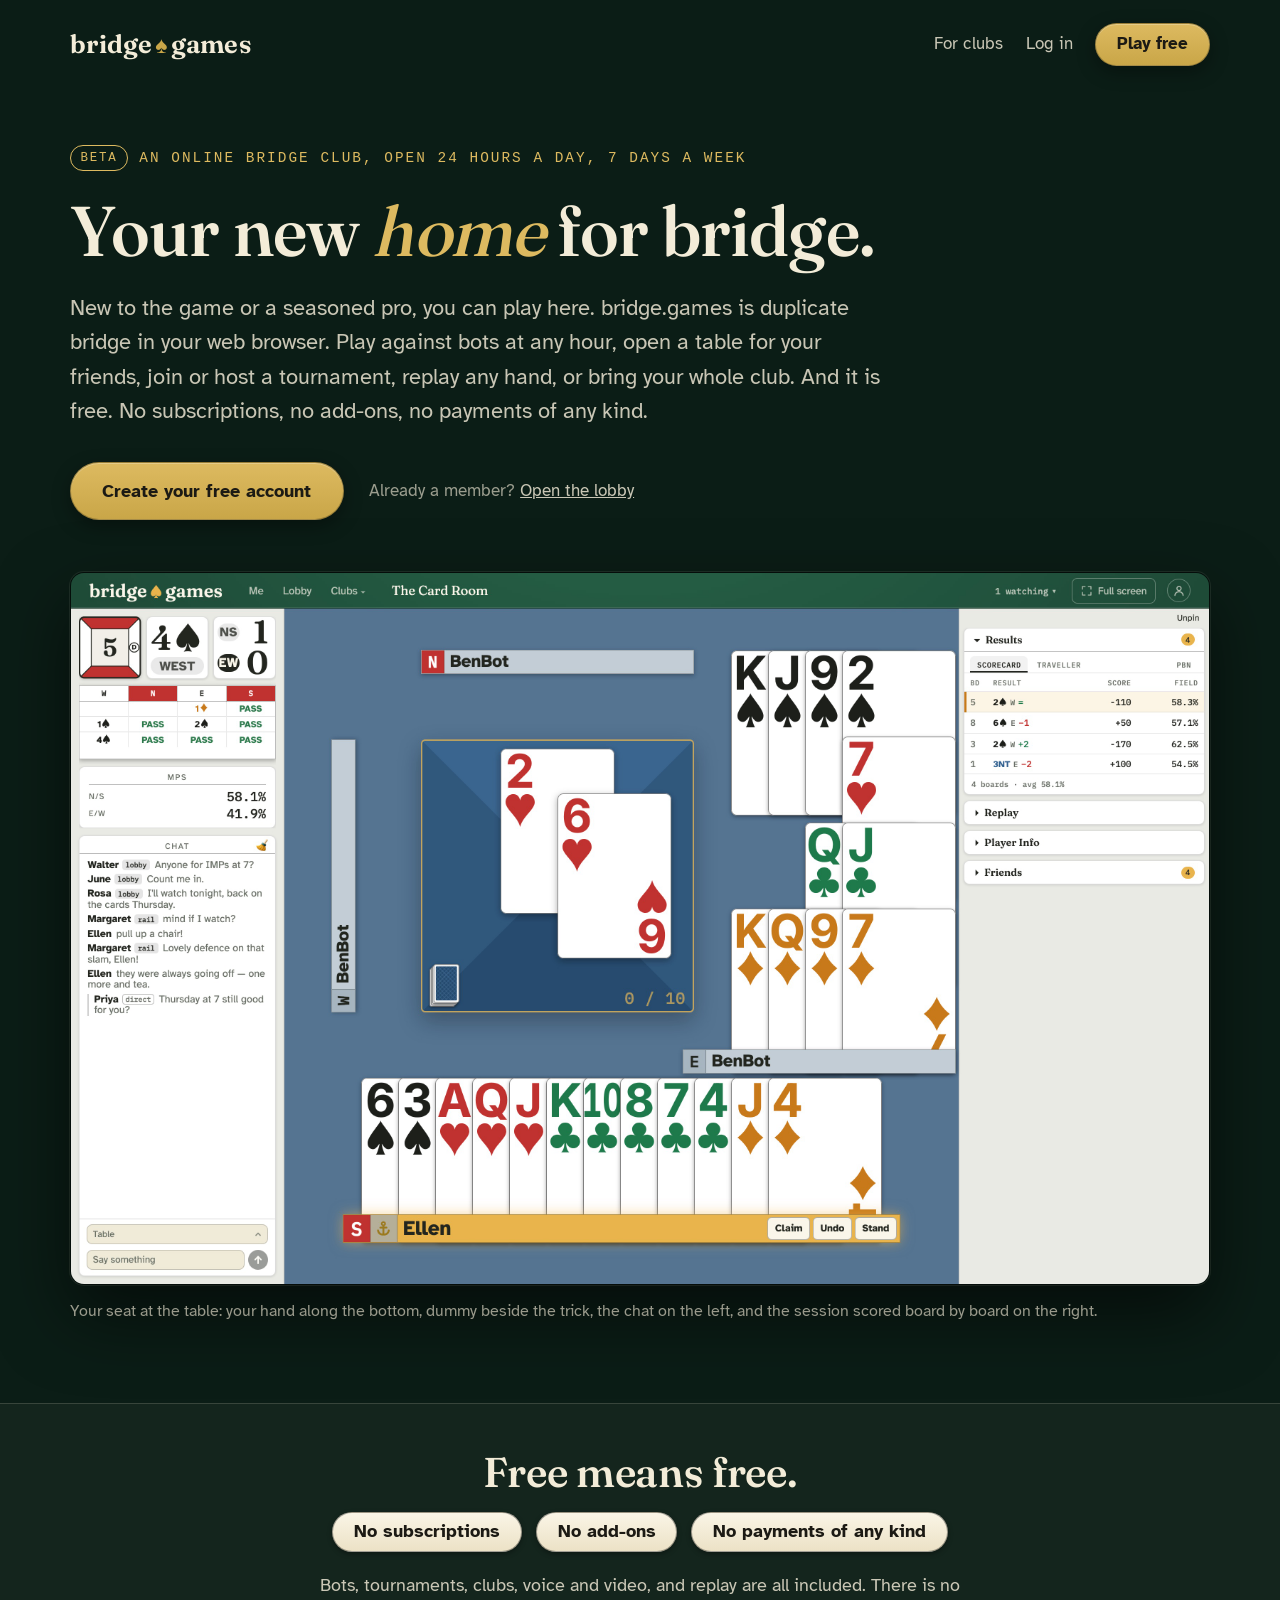
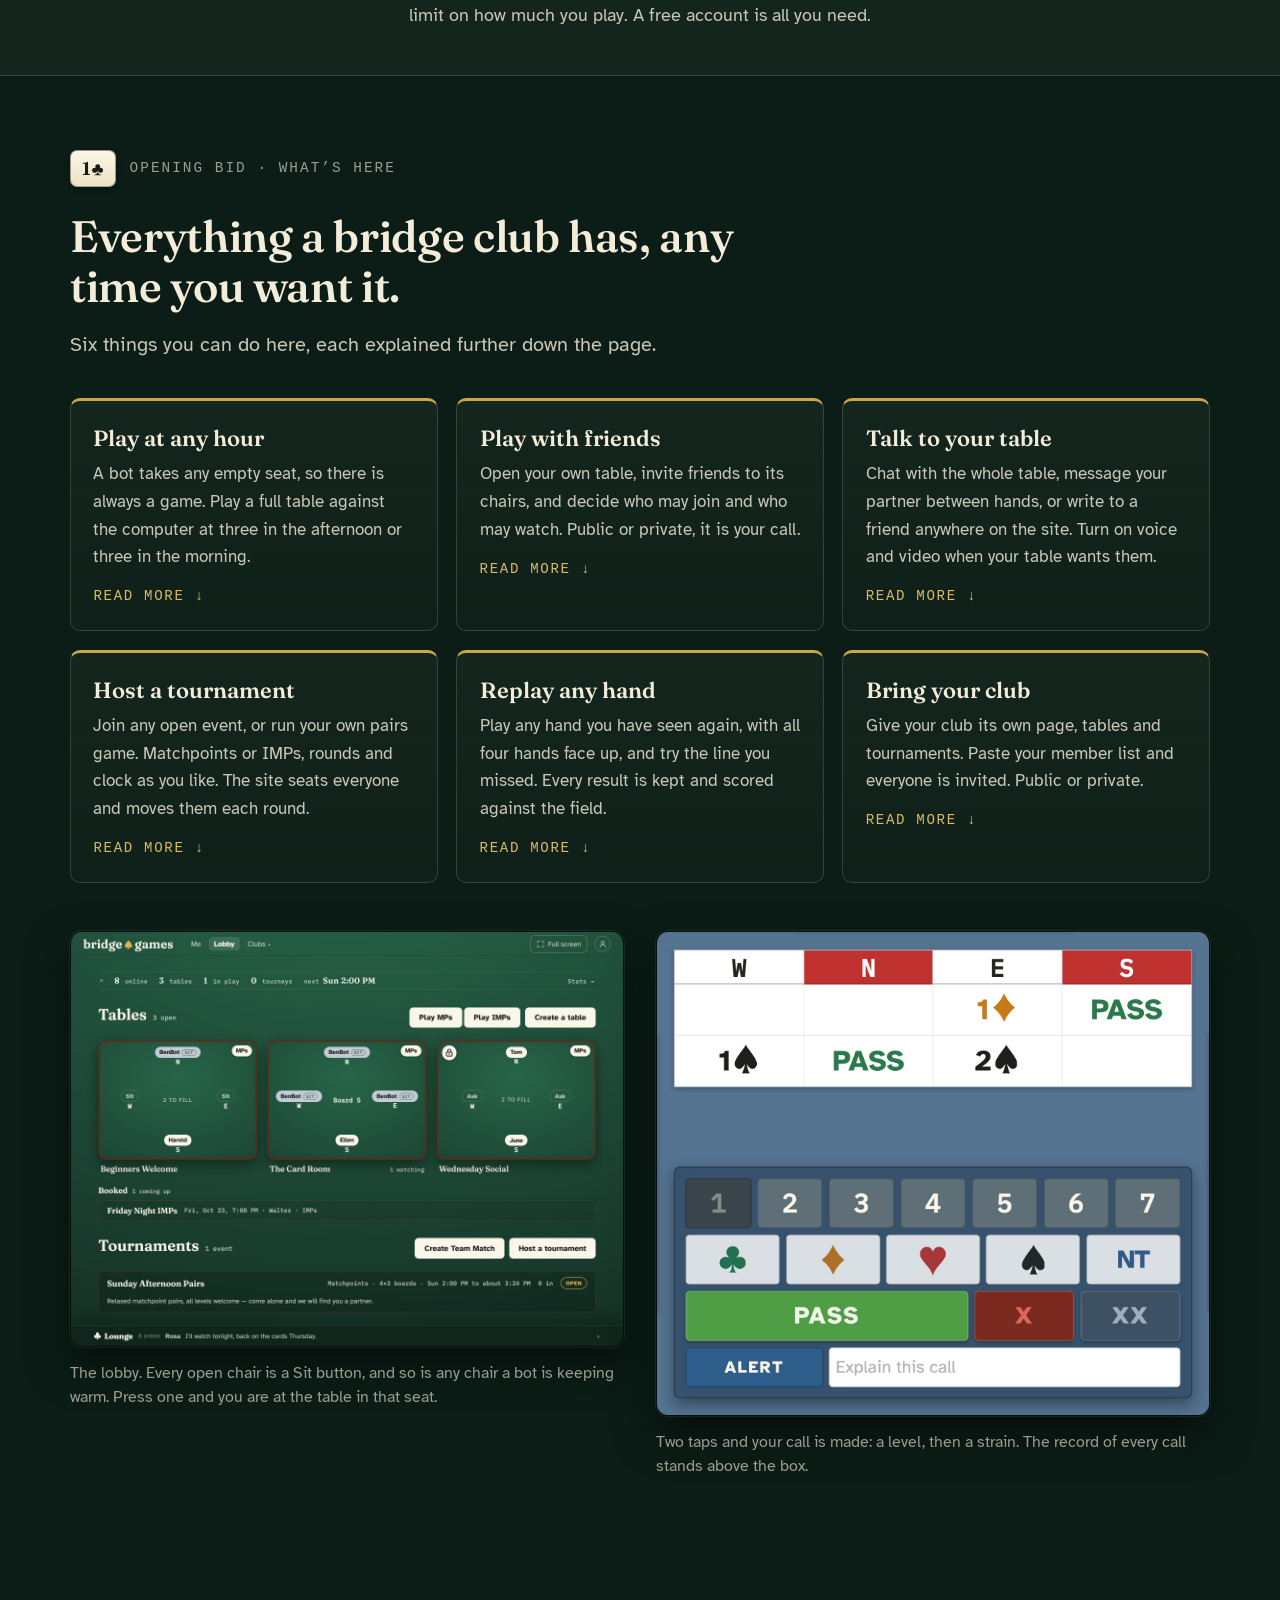
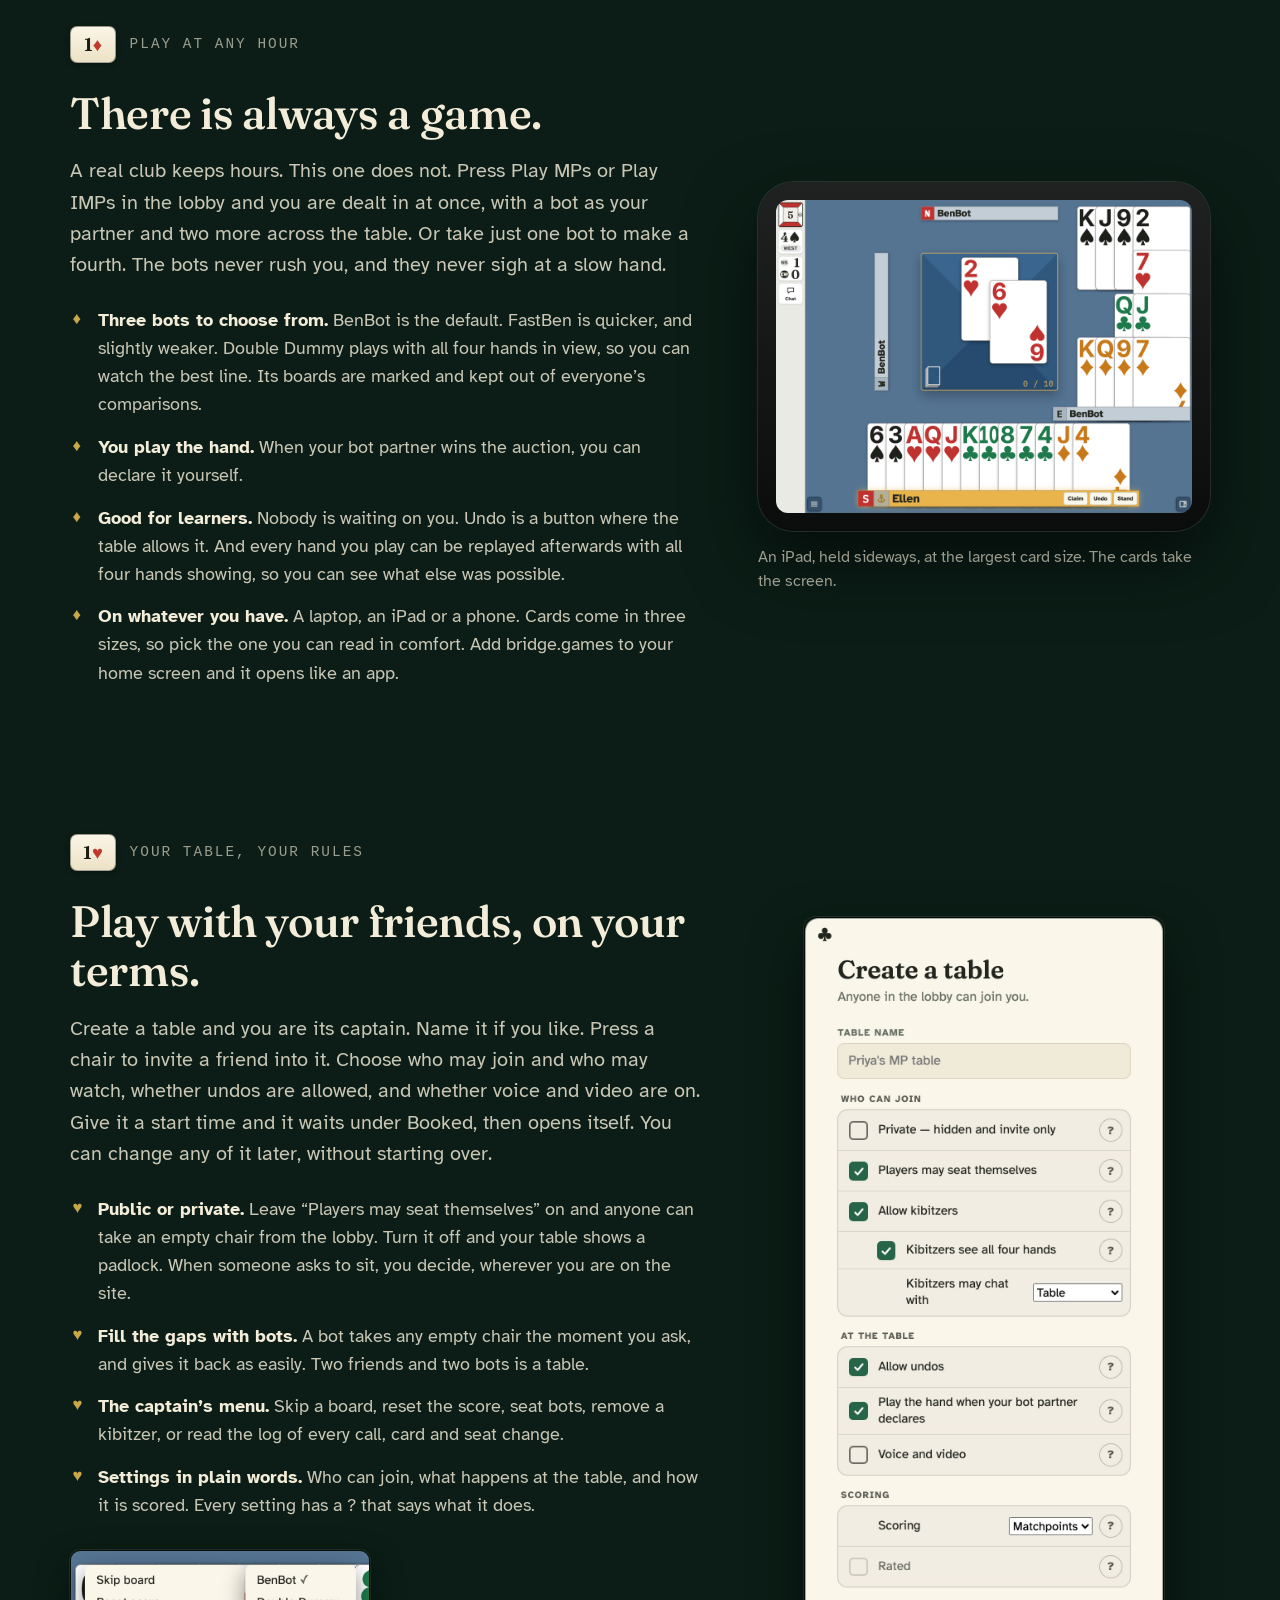
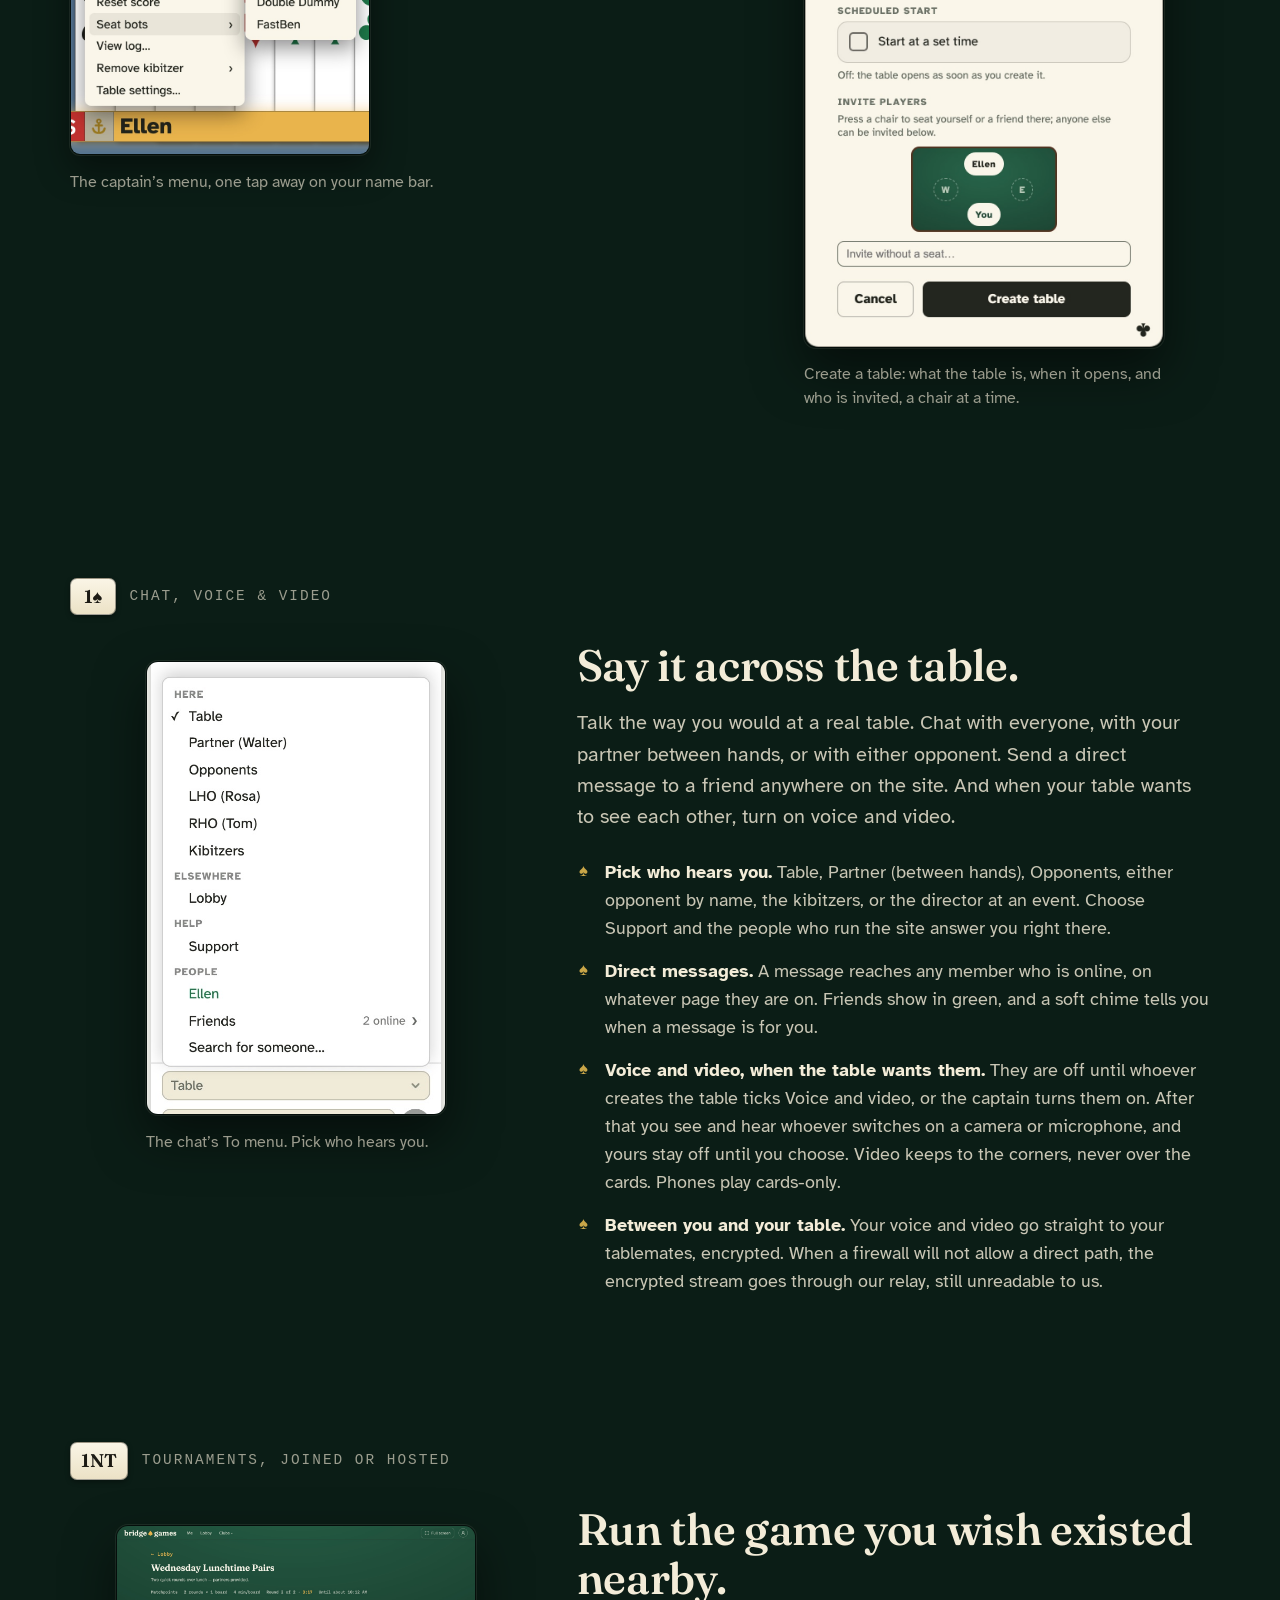
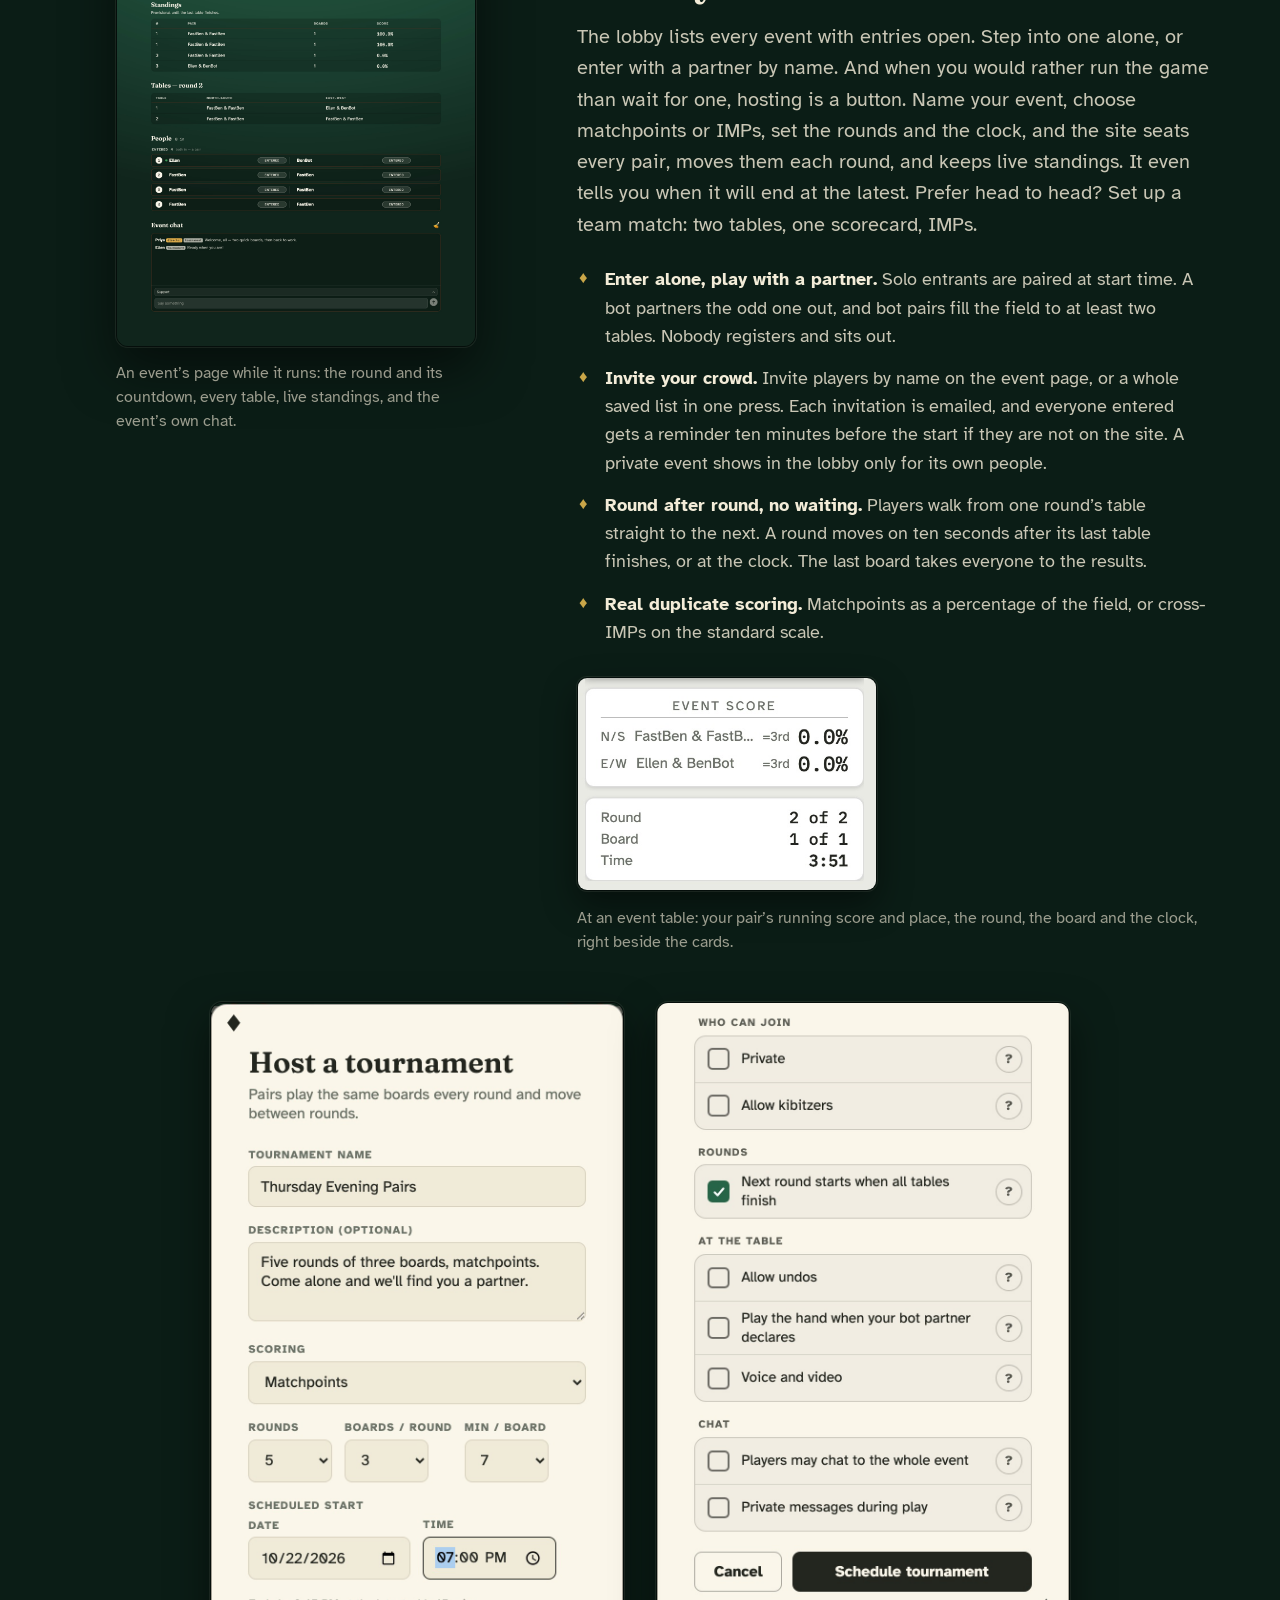
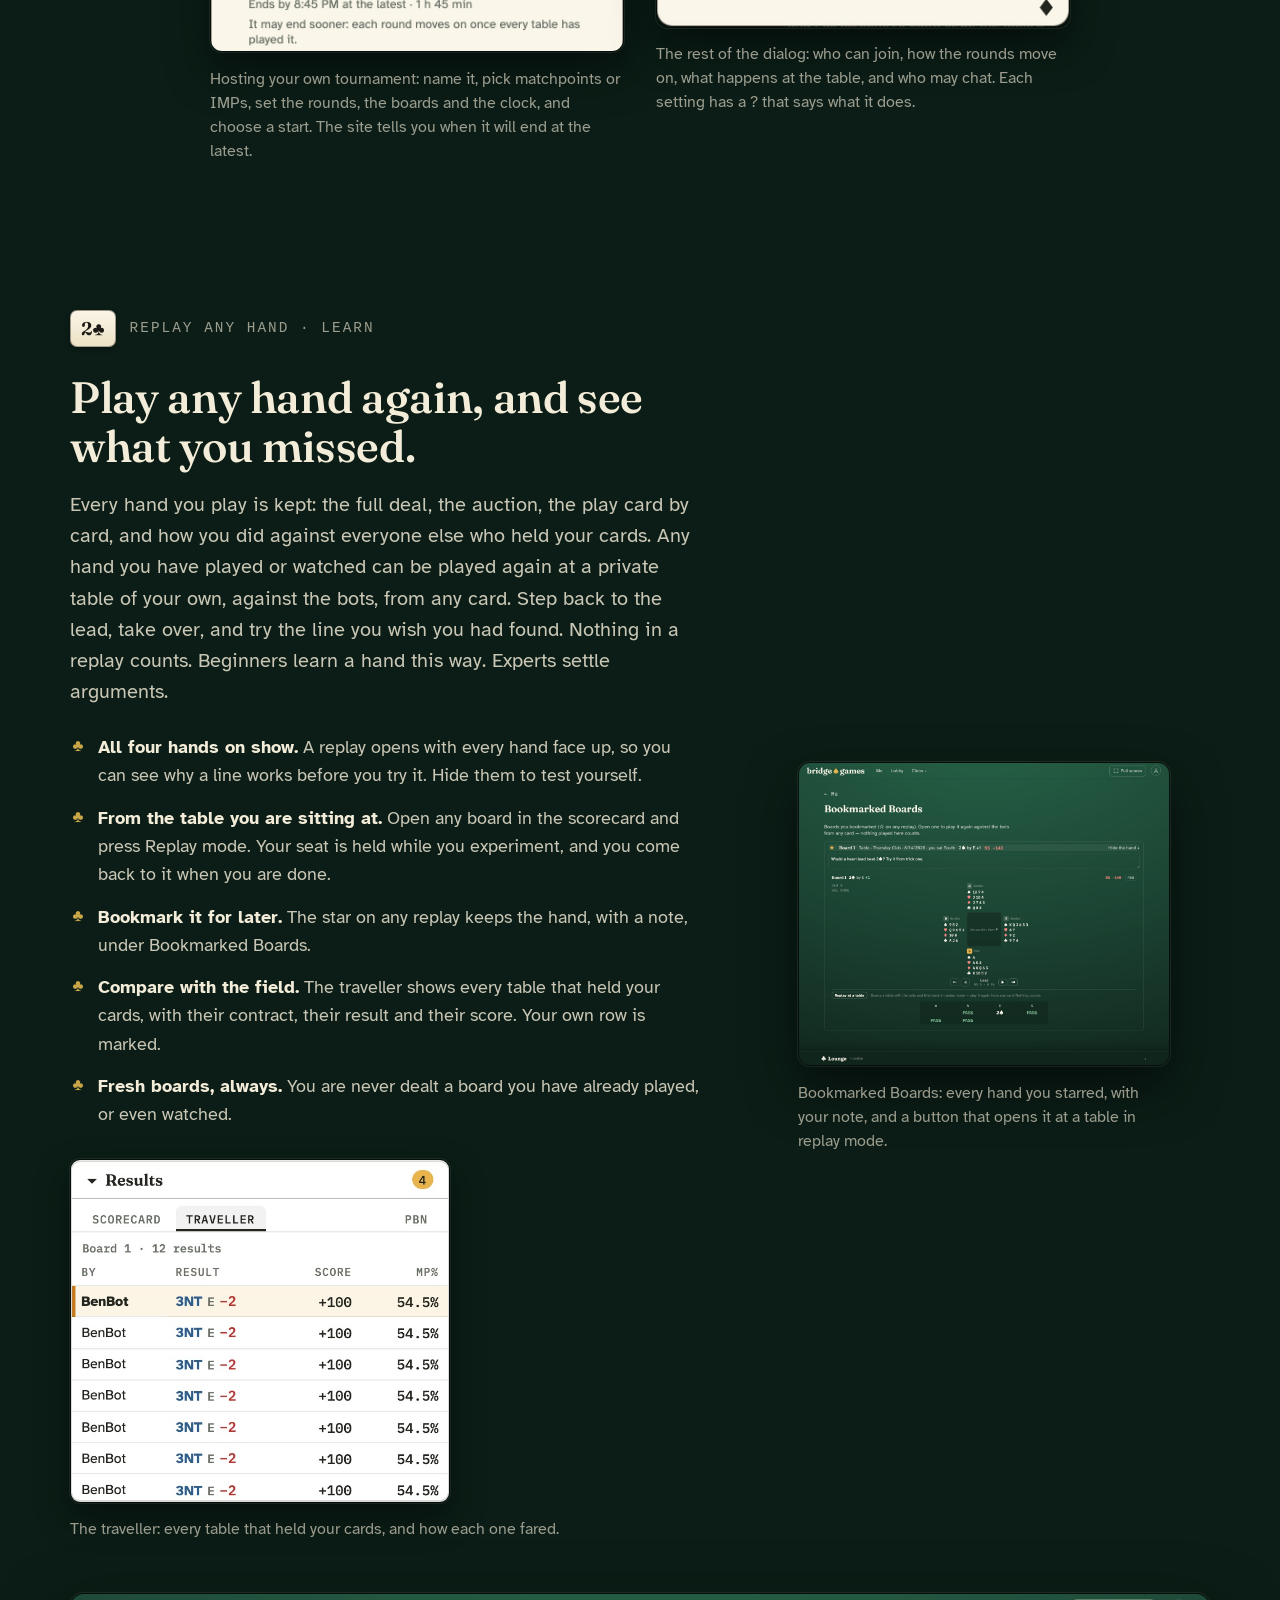
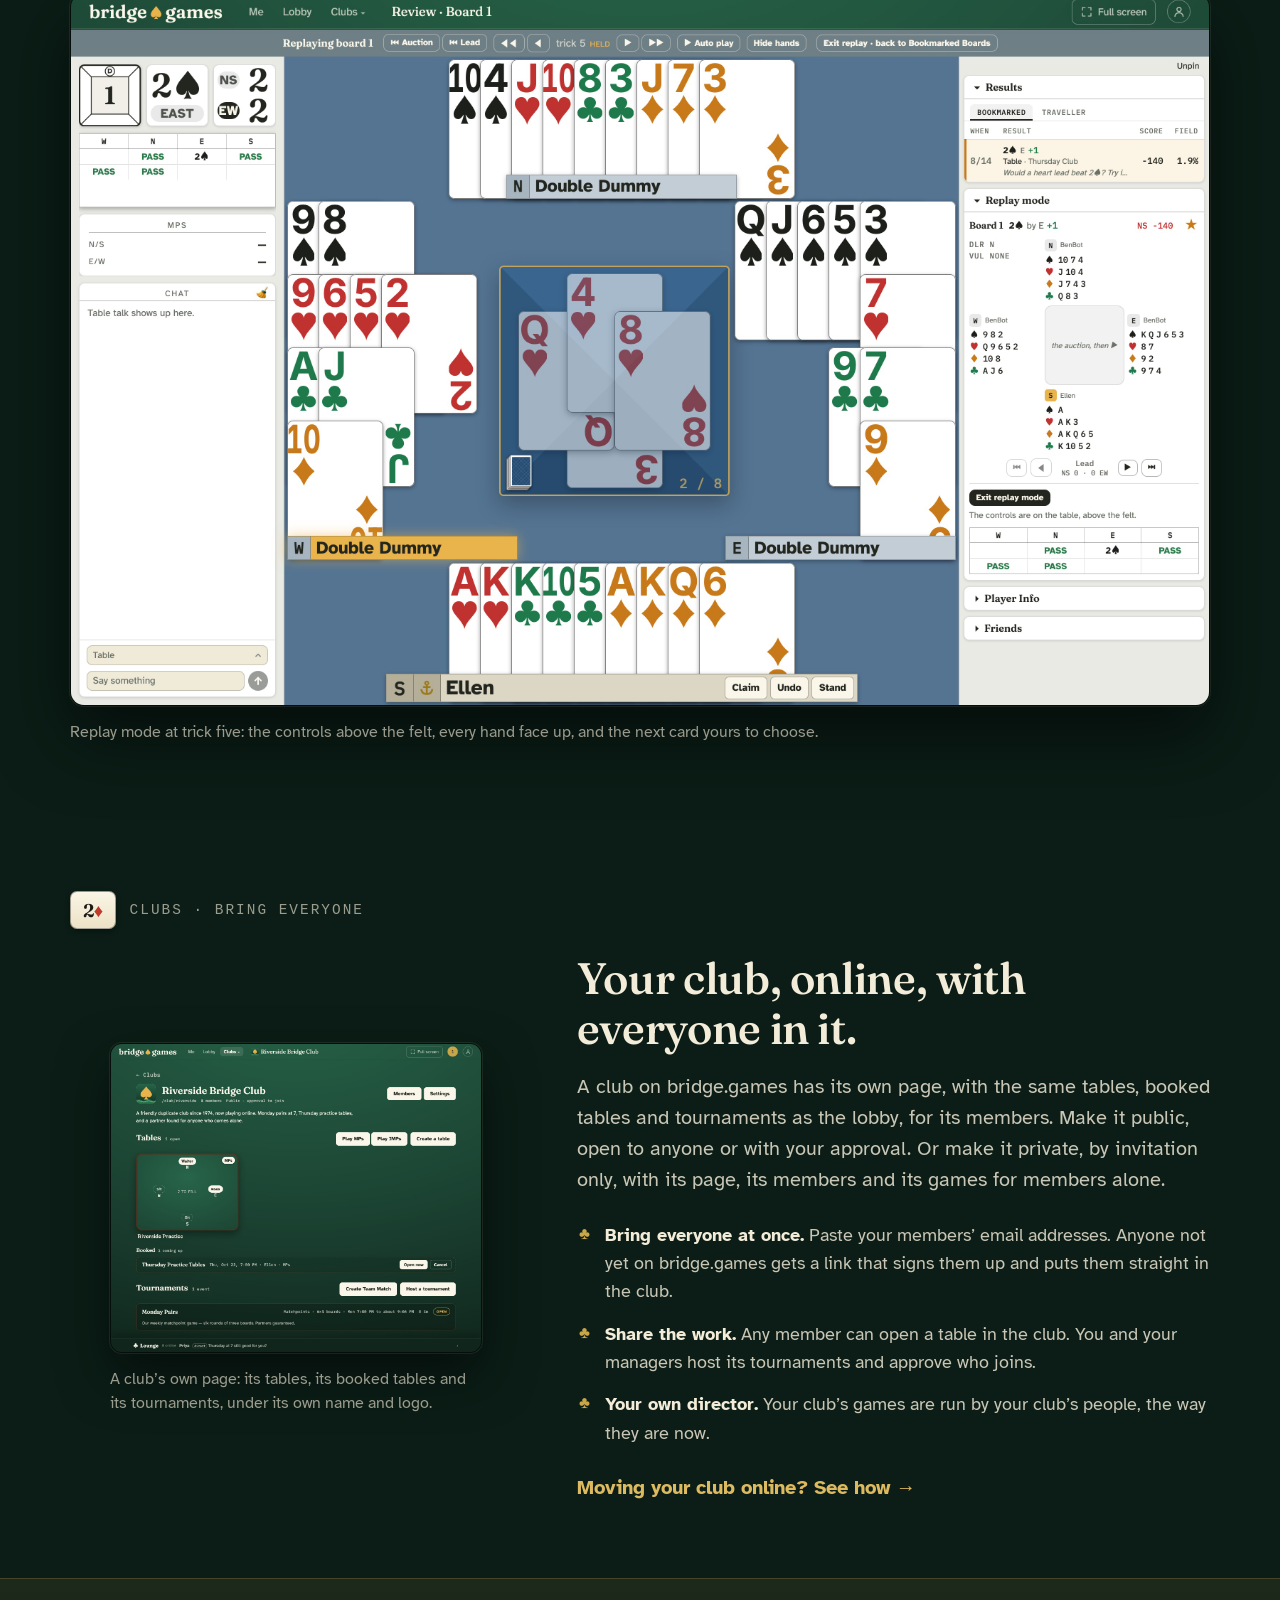
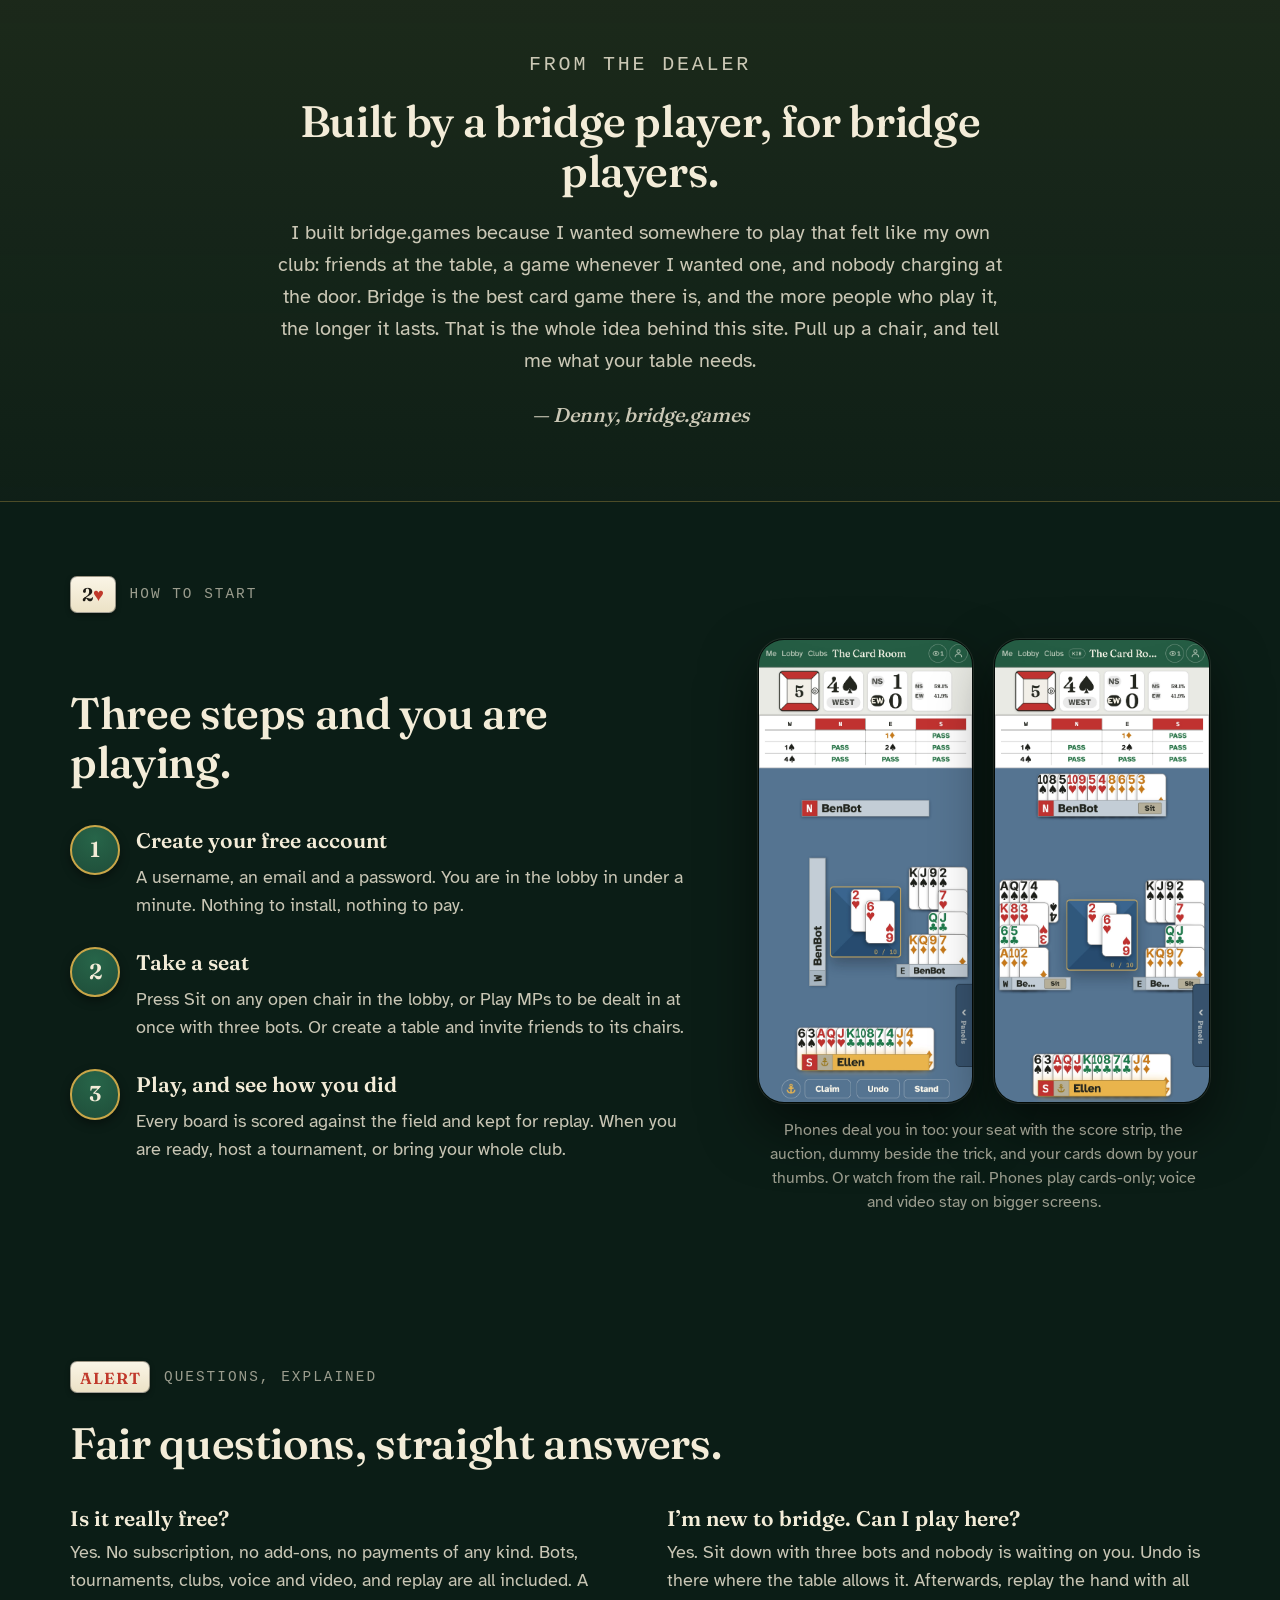
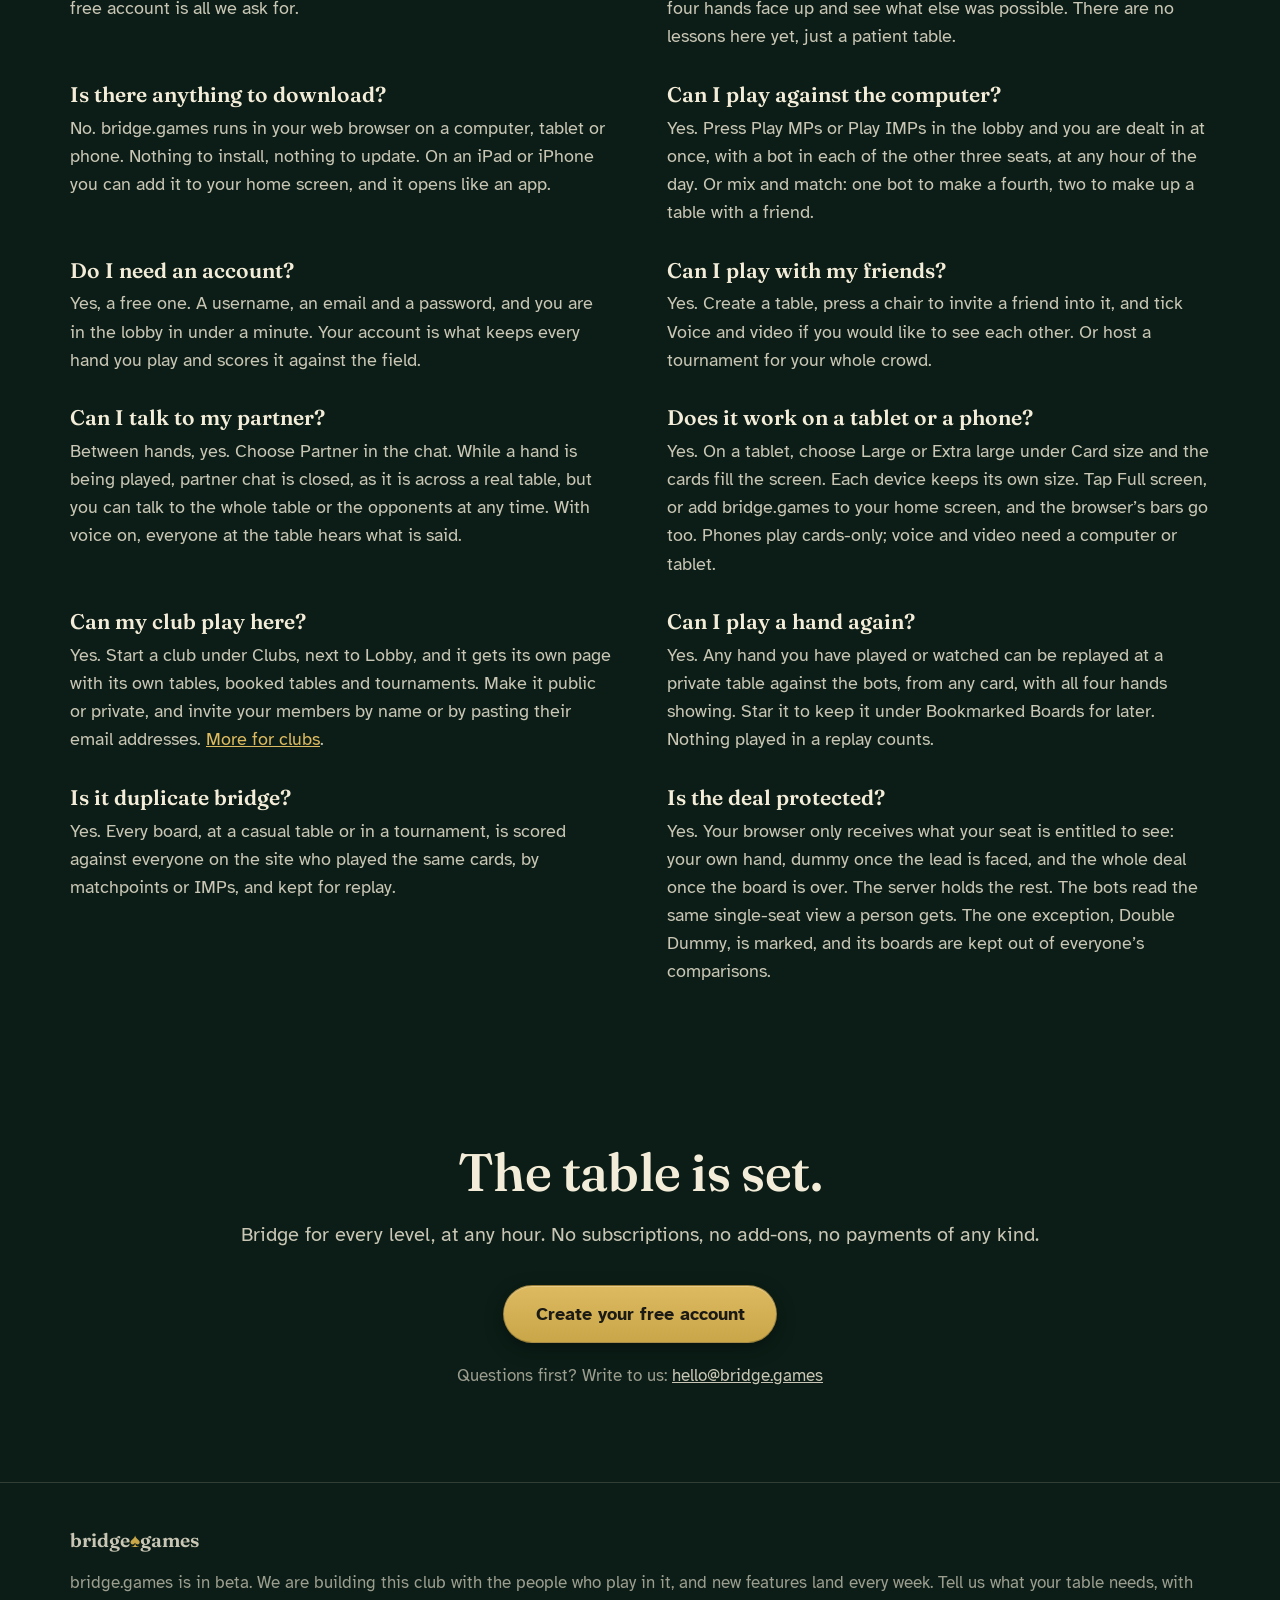
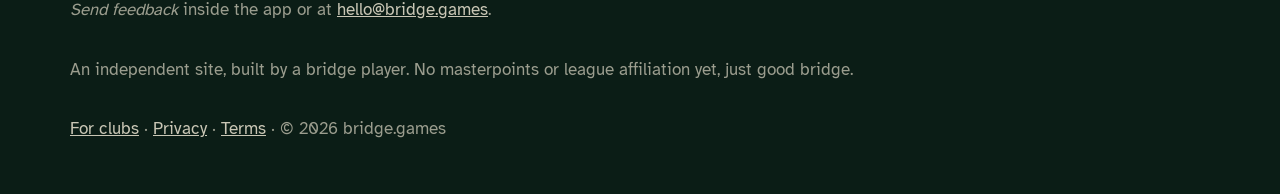
<file: index.html>
<!doctype html>
<html lang="en">
<head>
  <meta charset="utf-8">
  <meta name="viewport" content="width=device-width, initial-scale=1.0">
  <title>Your New Home for Bridge — Play Free Online, No Download | bridge.games</title>
  <meta name="description" content="bridge.games is your new home for bridge: free duplicate bridge in your browser, for every level from beginner to seasoned pro. Play against bots at any hour, open your own table for friends, host tournaments, replay any hand, or bring your whole club. No subscriptions, no add-ons, no payments of any kind.">
  <link rel="canonical" href="https://bridge.games/">
  <link rel="icon" href="/favicon.ico" sizes="32x32">
  <link rel="icon" href="/images/favicon.svg" type="image/svg+xml">
  <link rel="apple-touch-icon" href="/apple-touch-icon.png">
  <meta property="og:type" content="website">
  <meta property="og:site_name" content="bridge.games">
  <meta property="og:title" content="bridge.games — your new home for bridge">
  <meta property="og:description" content="Free bridge in your browser, for every level. Play against bots at any hour, open a table for your friends, host tournaments, replay any hand, bring your club. No subscriptions, no payments of any kind.">
  <meta property="og:url" content="https://bridge.games/">
  <meta property="og:image" content="https://bridge.games/images/og-image.jpg">
  <meta name="twitter:card" content="summary_large_image">
  <script type="application/ld+json">
  {
    "@context": "https://schema.org",
    "@graph": [
      {
        "@type": "WebSite",
        "@id": "https://bridge.games/#website",
        "name": "bridge.games",
        "url": "https://bridge.games/",
        "publisher": { "@id": "https://bridge.games/#org" }
      },
      {
        "@type": "Organization",
        "@id": "https://bridge.games/#org",
        "name": "bridge.games",
        "url": "https://bridge.games/",
        "logo": "https://bridge.games/apple-touch-icon.png",
        "email": "hello@bridge.games"
      }
    ]
  }
  </script>
  <link rel="stylesheet" href="/css/site.css">
</head>
<body>

<header class="site-head">
  <div class="wrap">
    <a class="wordmark" href="/">bridge<span class="spade">&spades;</span>games</a>
    <nav class="head-actions">
      <a class="head-link head-clubs" href="/clubs">For clubs</a>
      <a class="head-link head-login" href="https://app.bridge.games/login">Log in</a>
      <a class="btn btn-small" href="https://app.bridge.games/register" data-goatcounter-click="signup-header">Play free</a>
    </nav>
  </div>
</header>

<main>

  <!-- ======================= hero ======================= -->
  <section class="hero">
    <div class="wrap">
      <p class="hero-eyebrow"><span class="beta-pill">Beta</span>An online bridge club, open 24 hours a day, 7 days a week</p>
      <h1>Your new <em>home</em> for bridge.</h1>
      <p class="hero-sub">
        New to the game or a seasoned pro, you can play here. bridge.games is duplicate
        bridge in your web browser. Play against bots at any hour, open a table for your
        friends, join or host a tournament, replay any hand, or bring your whole club.
        And it is free. No subscriptions, no add-ons, no payments of any kind.
      </p>
      <div class="hero-ctas">
        <a class="btn" href="https://app.bridge.games/register" data-goatcounter-click="signup-hero">Create your free account</a>
        <span class="hero-aside">Already a member?
          <a href="https://app.bridge.games/lobby">Open the lobby</a></span>
      </div>
      <figure class="hero-figure">
        <a class="zoom" href="/images/hero-table.jpg"><img src="/images/hero-table.jpg" fetchpriority="high"
             alt="Your seat at a bridge.games table, mid-hand: your cards spread along the foot of the table with Claim, Undo and Stand on your name bar, dummy's cards laid out beside the trick, two cards played and your turn to play, the chat with the lounge and a kibitzer on the left, and the session's four scored boards with their field percentages in the panel on the right"
             width="3200" height="2000"></a>
        <figcaption>Your seat at the table: your hand along the bottom, dummy beside the trick,
        the chat on the left, and the session scored board by board on the right.</figcaption>
      </figure>
    </div>
  </section>

  <!-- ======================= free means free ======================= -->
  <section class="free-band" aria-label="Free means free">
    <div class="wrap">
      <h2>Free means free.</h2>
      <ul class="free-points">
        <li>No subscriptions</li>
        <li>No add-ons</li>
        <li>No payments of any kind</li>
      </ul>
      <p>Bots, tournaments, clubs, voice and video, and replay are all included. There is no
      limit on how much you play. A free account is all you need.</p>
    </div>
  </section>

  <!-- ======================= 1C: what's here ======================= -->
  <section id="features">
    <div class="wrap">
      <div class="bid-eyebrow">
        <span class="bid-card">1<span class="pip">&clubs;</span></span>
        <span class="bid-label">Opening bid &middot; what&rsquo;s here</span>
      </div>
      <h2>Everything a bridge club has, any time you want it.</h2>
      <p class="lede">Six things you can do here, each explained further down the page.</p>
      <div class="grid">
        <a class="card" href="#anytime">
          <h3>Play at any hour</h3>
          <p>A bot takes any empty seat, so there is always a game. Play a full table against
          the computer at three in the afternoon or three in the morning.</p>
        </a>
        <a class="card" href="#table">
          <h3>Play with friends</h3>
          <p>Open your own table, invite friends to its chairs, and decide who may join and
          who may watch. Public or private, it is your call.</p>
        </a>
        <a class="card" href="#talk">
          <h3>Talk to your table</h3>
          <p>Chat with the whole table, message your partner between hands, or write to a
          friend anywhere on the site. Turn on voice and video when your table wants them.</p>
        </a>
        <a class="card" href="#tournaments">
          <h3>Host a tournament</h3>
          <p>Join any open event, or run your own pairs game. Matchpoints or IMPs, rounds and
          clock as you like. The site seats everyone and moves them each round.</p>
        </a>
        <a class="card" href="#replay">
          <h3>Replay any hand</h3>
          <p>Play any hand you have seen again, with all four hands face up, and try the line
          you missed. Every result is kept and scored against the field.</p>
        </a>
        <a class="card" href="#clubs">
          <h3>Bring your club</h3>
          <p>Give your club its own page, tables and tournaments. Paste your member list and
          everyone is invited. Public or private.</p>
        </a>
      </div>
      <div class="figure-pair">
        <figure>
          <a class="zoom" href="/images/lobby-stats.jpg"><img loading="lazy" decoding="async" src="/images/lobby-stats.jpg"
               alt="The bridge.games lobby: Play MPs, Play IMPs and Create a table above three live tables, with a Sit button on every open chair and on every chair a bot is keeping warm, a padlock on a table whose captain seats people, a booked Friday table under Booked, a Sunday pairs event open for entries with its description, and the lounge chat bar closed at the foot"
               width="2300" height="1724"></a>
          <figcaption>The lobby. Every open chair is a Sit button, and so is any chair a bot is
          keeping warm. Press one and you are at the table in that seat.</figcaption>
        </figure>
        <figure>
          <a class="zoom" href="/images/bidding-box.jpg"><img loading="lazy" decoding="async" src="/images/bidding-box.jpg"
               alt="Your turn in the auction: the record of every call so far stands on the felt above the bidding box, which offers a level, then a strain, with Pass, Double and an Alert button at hand"
               width="1526" height="1336"></a>
          <figcaption>Two taps and your call is made: a level, then a strain. The record of every
          call stands above the box.</figcaption>
        </figure>
      </div>
    </div>
  </section>

  <!-- ======================= 1D: play at any hour ======================= -->
  <section id="anytime">
    <div class="wrap">
      <div class="bid-eyebrow">
        <span class="bid-card">1<span class="r">&diams;</span></span>
        <span class="bid-label">Play at any hour</span>
      </div>
      <div class="split">
        <div class="split-copy">
          <h2>There is always a game.</h2>
          <p class="lede">
            A real club keeps hours. This one does not. Press Play MPs or Play IMPs in the
            lobby and you are dealt in at once, with a bot as your partner and two more across
            the table. Or take just one bot to make a fourth. The bots never rush you, and they
            never sigh at a slow hand.
          </p>
          <ul class="ticklist">
            <li><strong>Three bots to choose from.</strong> BenBot is the default. FastBen is
            quicker, and slightly weaker. Double Dummy plays with all four hands in view, so you
            can watch the best line. Its boards are marked and kept out of everyone&rsquo;s
            comparisons.</li>
            <li><strong>You play the hand.</strong> When your bot partner wins the auction, you
            can declare it yourself.</li>
            <li><strong>Good for learners.</strong> Nobody is waiting on you. Undo is a button
            where the table allows it. And every hand you play can be replayed afterwards with
            all four hands showing, so you can see what else was possible.</li>
            <li><strong>On whatever you have.</strong> A laptop, an iPad or a phone. Cards come
            in three sizes, so pick the one you can read in comfort. Add bridge.games to your
            home screen and it opens like an app.</li>
          </ul>
        </div>
        <figure class="split-media tablet-figure">
          <div class="tablet"><a class="zoom" href="/images/tablet-table.jpg"><img loading="lazy" decoding="async"
            src="/images/tablet-table.jpg"
            alt="A bridge.games table on an iPad held sideways at the largest card size: big cards in your hand and in dummy's, the trick on the felt, the side panel folded to a strip with the board, the contract, the trick count and a Chat button, and the menu and Panels buttons in the bottom corners"
            width="2048" height="1536"></a></div>
          <figcaption>An iPad, held sideways, at the largest card size. The cards take the
          screen.</figcaption>
        </figure>
      </div>
    </div>
  </section>

  <!-- ======================= 1H: your own table ======================= -->
  <section id="table">
    <div class="wrap">
      <div class="bid-eyebrow">
        <span class="bid-card">1<span class="r">&hearts;</span></span>
        <span class="bid-label">Your table, your rules</span>
      </div>
      <div class="split">
        <div class="split-copy">
          <h2>Play with your friends, on your terms.</h2>
          <p class="lede">
            Create a table and you are its captain. Name it if you like. Press a chair to
            invite a friend into it. Choose who may join and who may watch, whether undos are
            allowed, and whether voice and video are on. Give it a start time and it waits under
            Booked, then opens itself. You can change any of it later, without starting over.
          </p>
          <ul class="ticklist hearts">
            <li><strong>Public or private.</strong> Leave &ldquo;Players may seat
            themselves&rdquo; on and anyone can take an empty chair from the lobby. Turn it
            off and your table shows a padlock. When someone asks to sit, you decide, wherever
            you are on the site.</li>
            <li><strong>Fill the gaps with bots.</strong> A bot takes any empty chair the
            moment you ask, and gives it back as easily. Two friends and two bots is a
            table.</li>
            <li><strong>The captain&rsquo;s menu.</strong> Skip a board, reset the score, seat
            bots, remove a kibitzer, or read the log of every call, card and seat change.</li>
            <li><strong>Settings in plain words.</strong> Who can join, what happens at the
            table, and how it is scored. Every setting has a ? that says what it does.</li>
          </ul>
          <figure class="ui-snippet">
            <a class="zoom" href="/images/captain-menu.jpg"><img loading="lazy" decoding="async" src="/images/captain-menu.jpg"
                 alt="The captain's menu, opened from the anchor on your name bar: Skip board, Reset score, Seat bots with BenBot, Double Dummy and FastBen open beside it, View log, Remove kibitzer, and Table settings"
                 width="776" height="530"></a>
            <figcaption>The captain&rsquo;s menu, one tap away on your name bar.</figcaption>
          </figure>
        </div>
        <figure class="split-media portrait">
          <a class="zoom" href="/images/create-table.jpg"><img loading="lazy" decoding="async" src="/images/create-table.jpg"
               alt="The Create a table dialog: an optional table name, settings grouped under Who can join, At the table and Scoring, each with a ? button, a Scheduled start switch, and the table drawn as a diamond of four chairs with a friend seated North and you seated South, plus a box to invite someone without a seat"
               width="864" height="2484"></a>
          <figcaption>Create a table: what the table is, when it opens, and who is invited,
          a chair at a time.</figcaption>
        </figure>
      </div>
    </div>
  </section>

  <!-- ======================= 1S: talk to your table ======================= -->
  <section id="talk">
    <div class="wrap">
      <div class="bid-eyebrow">
        <span class="bid-card">1<span class="pip">&spades;</span></span>
        <span class="bid-label">Chat, voice &amp; video</span>
      </div>
      <div class="split flip">
        <div class="split-copy">
          <h2>Say it across the table.</h2>
          <p class="lede">
            Talk the way you would at a real table. Chat with everyone, with your partner
            between hands, or with either opponent. Send a direct message to a friend anywhere
            on the site. And when your table wants to see each other, turn on voice and video.
          </p>
          <ul class="ticklist spades">
            <li><strong>Pick who hears you.</strong> Table, Partner (between hands), Opponents,
            either opponent by name, the kibitzers, or the director at an event. Choose Support
            and the people who run the site answer you right there.</li>
            <li><strong>Direct messages.</strong> A message reaches any member who is online,
            on whatever page they are on. Friends show in green, and a soft chime tells you
            when a message is for you.</li>
            <li><strong>Voice and video, when the table wants them.</strong> They are off until
            whoever creates the table ticks Voice and video, or the captain turns them on. After
            that you see and hear whoever switches on a camera or microphone, and yours stay off
            until you choose. Video keeps to the corners, never over the cards. Phones play
            cards-only.</li>
            <li><strong>Between you and your table.</strong> Your voice and video go straight to
            your tablemates, encrypted. When a firewall will not allow a direct path, the
            encrypted stream goes through our relay, still unreadable to us.</li>
          </ul>
        </div>
        <figure class="split-media menu">
          <a class="zoom" href="/images/chat-to-menu.jpg"><img loading="lazy" decoding="async" src="/images/chat-to-menu.jpg"
               alt="The chat's To menu open at a table: under Here, Table (ticked), Partner (Walter), Opponents, LHO (Rosa), RHO (Tom) and Kibitzers; under Elsewhere, Lobby; under Help, Support; under People, a friend's name in green, Friends with 2 online, and Search for someone"
               width="566" height="860"></a>
          <figcaption>The chat&rsquo;s To menu. Pick who hears you.</figcaption>
        </figure>
      </div>
    </div>
  </section>

  <!-- ======================= 1NT: tournaments ======================= -->
  <section id="tournaments">
    <div class="wrap">
      <div class="bid-eyebrow">
        <span class="bid-card">1NT</span>
        <span class="bid-label">Tournaments, joined or hosted</span>
      </div>
      <div class="split flip">
        <div class="split-copy">
          <h2>Run the game you wish existed nearby.</h2>
          <p class="lede">
            The lobby lists every event with entries open. Step into one alone, or enter with a
            partner by name. And when you would rather run the game than wait for one, hosting
            is a button. Name your event, choose matchpoints or IMPs, set the rounds and the
            clock, and the site seats every pair, moves them each round, and keeps live
            standings. It even tells you when it will end at the latest. Prefer head to head?
            Set up a team match: two tables, one scorecard, IMPs.
          </p>
          <ul class="ticklist">
            <li><strong>Enter alone, play with a partner.</strong> Solo entrants are paired at
            start time. A bot partners the odd one out, and bot pairs fill the field to at least
            two tables. Nobody registers and sits out.</li>
            <li><strong>Invite your crowd.</strong> Invite players by name on the event page,
            or a whole saved list in one press. Each invitation is emailed, and everyone entered
            gets a reminder ten minutes before the start if they are not on the site. A private
            event shows in the lobby only for its own people.</li>
            <li><strong>Round after round, no waiting.</strong> Players walk from one
            round&rsquo;s table straight to the next. A round moves on ten seconds after its
            last table finishes, or at the clock. The last board takes everyone to the
            results.</li>
            <li><strong>Real duplicate scoring.</strong> Matchpoints as a percentage of the
            field, or cross-IMPs on the standard scale.</li>
          </ul>
          <figure class="ui-snippet">
            <a class="zoom" href="/images/event-score.jpg"><img loading="lazy" decoding="async" src="/images/event-score.jpg"
                 alt="The score pad at a tournament table: Event score with both pairs' running scores and places, then Round 2 of 2, Board 1 of 1, and the clock at 3:51"
                 width="525" height="375"></a>
            <figcaption>At an event table: your pair&rsquo;s running score and place, the round,
            the board and the clock, right beside the cards.</figcaption>
          </figure>
        </div>
        <figure class="split-media portrait">
          <a class="zoom" href="/images/event-page.jpg"><img loading="lazy" decoding="async" src="/images/event-page.jpg"
               alt="A tournament's page while it runs: Matchpoints, 2 rounds by 1 board, Round 2 of 2 with its countdown and Until about 10:12 AM, provisional standings, the Tables for round 2 with each pair's seats, the People list with a green dot beside the player who is online, and the event chat with a line from the director"
               width="2560" height="3000"></a>
          <figcaption>An event&rsquo;s page while it runs: the round and its countdown, every
          table, live standings, and the event&rsquo;s own chat.</figcaption>
        </figure>
      </div>
      <div class="figure-pair narrow">
        <figure>
          <a class="zoom" href="/images/host-tournament.jpg"><img loading="lazy" decoding="async" src="/images/host-tournament.jpg"
               alt="The top of the Host a tournament dialog: a name and description, Matchpoints, 5 rounds of 3 boards at 7 minutes a board, a scheduled date and time, and the line Ends by 8:45 PM at the latest, 1 h 45 min"
               width="864" height="1360"></a>
          <figcaption>Hosting your own tournament: name it, pick matchpoints or IMPs, set the
          rounds, the boards and the clock, and choose a start. The site tells you when it will
          end at the latest.</figcaption>
        </figure>
        <figure>
          <a class="zoom" href="/images/host-tournament-settings.jpg"><img loading="lazy" decoding="async" src="/images/host-tournament-settings.jpg"
               alt="The rest of the Host a tournament dialog, its settings in groups, each with a ? button: Who can join, with Private and Allow kibitzers; Rounds, with Next round starts when all tables finish ticked; At the table, with Allow undos, Play the hand when your bot partner declares, and Voice and video; Chat, with Players may chat to the whole event and Private messages during play; then Cancel and Schedule tournament"
               width="864" height="1308"></a>
          <figcaption>The rest of the dialog: who can join, how the rounds move on, what
          happens at the table, and who may chat. Each setting has a ? that says what it
          does.</figcaption>
        </figure>
      </div>
    </div>
  </section>

  <!-- ======================= 2C: replay any hand ======================= -->
  <section id="replay">
    <div class="wrap">
      <div class="bid-eyebrow">
        <span class="bid-card">2<span class="pip">&clubs;</span></span>
        <span class="bid-label">Replay any hand &middot; learn</span>
      </div>
      <div class="split">
        <div class="split-copy">
          <h2>Play any hand again, and see what you missed.</h2>
          <p class="lede">
            Every hand you play is kept: the full deal, the auction, the play card by card, and
            how you did against everyone else who held your cards. Any hand you have played or
            watched can be played again at a private table of your own, against the bots, from
            any card. Step back to the lead, take over, and try the line you wish you had found.
            Nothing in a replay counts. Beginners learn a hand this way. Experts settle arguments.
          </p>
          <ul class="ticklist clubs">
            <li><strong>All four hands on show.</strong> A replay opens with every hand face up,
            so you can see why a line works before you try it. Hide them to test yourself.</li>
            <li><strong>From the table you are sitting at.</strong> Open any board in the
            scorecard and press Replay mode. Your seat is held while you experiment, and you
            come back to it when you are done.</li>
            <li><strong>Bookmark it for later.</strong> The star on any replay keeps the hand,
            with a note, under Bookmarked Boards.</li>
            <li><strong>Compare with the field.</strong> The traveller shows every table that
            held your cards, with their contract, their result and their score. Your own row is
            marked.</li>
            <li><strong>Fresh boards, always.</strong> You are never dealt a board you have
            already played, or even watched.</li>
          </ul>
          <figure class="ui-snippet wide">
            <a class="zoom" href="/images/traveller.jpg"><img loading="lazy" decoding="async" src="/images/traveller.jpg"
                 alt="The traveller for one board, twelve results: each table's contract, result, score and matchpoint percentage, your own row highlighted"
                 width="678" height="614"></a>
            <figcaption>The traveller: every table that held your cards, and how each one
            fared.</figcaption>
          </figure>
        </div>
        <figure class="split-media">
          <a class="zoom" href="/images/bookmarked-boards.jpg"><img loading="lazy" decoding="async" src="/images/bookmarked-boards.jpg"
               alt="The Bookmarked Boards page: a starred hand from a Thursday club table, 2 spades by East making one, with the note Would a heart lead beat 2 spades, the full deal diagram with a stepper, a Replay at a table button, and the auction"
               width="2400" height="1960"></a>
          <figcaption>Bookmarked Boards: every hand you starred, with your note, and a button
          that opens it at a table in replay mode.</figcaption>
        </figure>
      </div>
      <figure class="wide-figure">
        <a class="zoom" href="/images/replay-table.jpg"><img loading="lazy" decoding="async" src="/images/replay-table.jpg"
             alt="A hand being replayed at a private table: the replay bar above the felt with Auction, Lead, back a trick, back a card, trick 5 held, forward, Auto play, Hide hands and Exit replay, all four hands face up with Double Dummy bots in three chairs, the bookmarked board in the Results panel, and the Replay mode object with its gold star"
             width="3200" height="2000"></a>
        <figcaption>Replay mode at trick five: the controls above the felt, every hand face up,
        and the next card yours to choose.</figcaption>
      </figure>
    </div>
  </section>

  <!-- ======================= 2D: clubs ======================= -->
  <section id="clubs">
    <div class="wrap">
      <div class="bid-eyebrow">
        <span class="bid-card">2<span class="r">&diams;</span></span>
        <span class="bid-label">Clubs &middot; bring everyone</span>
      </div>
      <div class="split flip">
        <div class="split-copy">
          <h2>Your club, online, with everyone in it.</h2>
          <p class="lede">
            A club on bridge.games has its own page, with the same tables, booked tables and
            tournaments as the lobby, for its members. Make it public, open to anyone or with
            your approval. Or make it private, by invitation only, with its page, its members and
            its games for members alone.
          </p>
          <ul class="ticklist clubs">
            <li><strong>Bring everyone at once.</strong> Paste your members&rsquo; email
            addresses. Anyone not yet on bridge.games gets a link that signs them up and puts
            them straight in the club.</li>
            <li><strong>Share the work.</strong> Any member can open a table in the club. You
            and your managers host its tournaments and approve who joins.</li>
            <li><strong>Your own director.</strong> Your club&rsquo;s games are run by your
            club&rsquo;s people, the way they are now.</li>
          </ul>
          <a class="more-link" href="/clubs">Moving your club online? See how &rarr;</a>
        </div>
        <figure class="split-media">
          <a class="zoom" href="/images/club-page.jpg"><img loading="lazy" decoding="async" src="/images/club-page.jpg"
               alt="A club's page on bridge.games: the club's logo and name, 8 members, public with approval to join, a short description, Members and Settings buttons, an open practice table with Sit buttons, a booked Thursday table, and the club's Monday pairs open for entries"
               width="2400" height="1994"></a>
          <figcaption>A club&rsquo;s own page: its tables, its booked tables and its tournaments,
          under its own name and logo.</figcaption>
        </figure>
      </div>
    </div>
  </section>

  <!-- ======================= from the dealer ======================= -->
  <section class="note-band" id="why" aria-labelledby="why-heading">
    <div class="wrap">
      <p class="note-eyebrow">From the dealer</p>
      <h2 id="why-heading">Built by a bridge player, for bridge players.</h2>
      <p>I built bridge.games because I wanted somewhere to play that felt like my own club:
      friends at the table, a game whenever I wanted one, and nobody charging at the door.
      Bridge is the best card game there is, and the more people who play it, the longer it
      lasts. That is the whole idea behind this site. Pull up a chair, and tell me what your
      table needs.</p>
      <p class="note-sign">&mdash; Denny, bridge.games</p>
    </div>
  </section>

  <!-- ======================= 2H: how to start ======================= -->
  <section id="start">
    <div class="wrap">
      <div class="bid-eyebrow">
        <span class="bid-card">2<span class="r">&hearts;</span></span>
        <span class="bid-label">How to start</span>
      </div>
      <div class="split">
        <div class="split-copy">
          <h2>Three steps and you are playing.</h2>
          <ol class="steps">
            <li>
              <h3>Create your free account</h3>
              <p>A username, an email and a password. You are in the lobby in under a minute.
              Nothing to install, nothing to pay.</p>
            </li>
            <li>
              <h3>Take a seat</h3>
              <p>Press Sit on any open chair in the lobby, or Play MPs to be dealt in at once
              with three bots. Or create a table and invite friends to its chairs.</p>
            </li>
            <li>
              <h3>Play, and see how you did</h3>
              <p>Every board is scored against the field and kept for replay. When you are
              ready, host a tournament, or bring your whole club.</p>
            </li>
          </ol>
        </div>
        <figure class="split-media phone-figure">
          <div class="phone-pair">
            <a class="zoom" href="/images/phone-table.jpg"><img loading="lazy" decoding="async" src="/images/phone-table.jpg"
                 alt="Your seat on a phone, mid-play: the board, contract, trick count, and your running score in a strip up top, the full auction beneath it, dummy's cards fanned beside the trick, your own hand at the bottom, and the Claim, Undo and Stand buttons"
                 width="1170" height="2532"></a>
            <a class="zoom" href="/images/phone-kibitz.jpg"><img loading="lazy" decoding="async" src="/images/phone-kibitz.jpg"
                 alt="Kibitzing from a phone: the KIB badge and the eye with the count of watchers in the header, all four hands face up around the trick with a Sit button on each chair a bot is keeping, and the auction and score strip above them"
                 width="1170" height="2532"></a>
          </div>
          <figcaption>Phones deal you in too: your seat with the score strip, the auction,
          dummy beside the trick, and your cards down by your thumbs. Or watch from the rail.
          Phones play cards-only; voice and video stay on bigger screens.</figcaption>
        </figure>
      </div>
    </div>
  </section>

  <!-- ======================= alert: questions ======================= -->
  <section id="faq">
    <div class="wrap">
      <div class="bid-eyebrow">
        <span class="bid-card alert">Alert</span>
        <span class="bid-label">Questions, explained</span>
      </div>
      <h2>Fair questions, straight answers.</h2>
      <dl class="faq">
        <div>
          <dt>Is it really free?</dt>
          <dd>Yes. No subscription, no add-ons, no payments of any kind. Bots, tournaments,
          clubs, voice and video, and replay are all included. A free account is all we ask
          for.</dd>
        </div>
        <div>
          <dt>I&rsquo;m new to bridge. Can I play here?</dt>
          <dd>Yes. Sit down with three bots and nobody is waiting on you. Undo is there where
          the table allows it. Afterwards, replay the hand with all four hands face up and see
          what else was possible. There are no lessons here yet, just a patient table.</dd>
        </div>
        <div>
          <dt>Is there anything to download?</dt>
          <dd>No. bridge.games runs in your web browser on a computer, tablet or phone. Nothing
          to install, nothing to update. On an iPad or iPhone you can add it to your home
          screen, and it opens like an app.</dd>
        </div>
        <div>
          <dt>Can I play against the computer?</dt>
          <dd>Yes. Press Play MPs or Play IMPs in the lobby and you are dealt in at once, with
          a bot in each of the other three seats, at any hour of the day. Or mix and match: one
          bot to make a fourth, two to make up a table with a friend.</dd>
        </div>
        <div>
          <dt>Do I need an account?</dt>
          <dd>Yes, a free one. A username, an email and a password, and you are in the lobby
          in under a minute. Your account is what keeps every hand you play and scores it
          against the field.</dd>
        </div>
        <div>
          <dt>Can I play with my friends?</dt>
          <dd>Yes. Create a table, press a chair to invite a friend into it, and tick Voice
          and video if you would like to see each other. Or host a tournament for your whole
          crowd.</dd>
        </div>
        <div>
          <dt>Can I talk to my partner?</dt>
          <dd>Between hands, yes. Choose Partner in the chat. While a hand is being played,
          partner chat is closed, as it is across a real table, but you can talk to the whole
          table or the opponents at any time. With voice on, everyone at the table hears what
          is said.</dd>
        </div>
        <div>
          <dt>Does it work on a tablet or a phone?</dt>
          <dd>Yes. On a tablet, choose Large or Extra large under Card size and the cards fill
          the screen. Each device keeps its own size. Tap Full screen, or add bridge.games to
          your home screen, and the browser&rsquo;s bars go too. Phones play cards-only; voice
          and video need a computer or tablet.</dd>
        </div>
        <div>
          <dt>Can my club play here?</dt>
          <dd>Yes. Start a club under Clubs, next to Lobby, and it gets its own page with its
          own tables, booked tables and tournaments. Make it public or private, and invite
          your members by name or by pasting their email addresses.
          <a href="/clubs">More for clubs</a>.</dd>
        </div>
        <div>
          <dt>Can I play a hand again?</dt>
          <dd>Yes. Any hand you have played or watched can be replayed at a private table
          against the bots, from any card, with all four hands showing. Star it to keep it
          under Bookmarked Boards for later. Nothing played in a replay counts.</dd>
        </div>
        <div>
          <dt>Is it duplicate bridge?</dt>
          <dd>Yes. Every board, at a casual table or in a tournament, is scored against
          everyone on the site who played the same cards, by matchpoints or IMPs, and kept
          for replay.</dd>
        </div>
        <div>
          <dt>Is the deal protected?</dt>
          <dd>Yes. Your browser only receives what your seat is entitled to see: your own
          hand, dummy once the lead is faced, and the whole deal once the board is over. The
          server holds the rest. The bots read the same single-seat view a person gets. The
          one exception, Double Dummy, is marked, and its boards are kept out of
          everyone&rsquo;s comparisons.</dd>
        </div>
      </dl>
    </div>
  </section>

  <!-- ======================= closing ======================= -->
  <section class="closing">
    <div class="wrap">
      <h2>The table is set.</h2>
      <p class="lede">Bridge for every level, at any hour. No subscriptions, no add-ons, no
      payments of any kind.</p>
      <a class="btn" href="https://app.bridge.games/register" data-goatcounter-click="signup-closing">Create your free account</a>
      <p class="hero-aside">Questions first? Write to us: <a href="mailto:hello@bridge.games">hello@bridge.games</a></p>
    </div>
  </section>

</main>

<footer class="site-foot">
  <div class="wrap">
    <div class="foot-mark">bridge<span class="spade">&spades;</span>games</div>
    <p>bridge.games is in beta. We are building this club with the people who play in it,
    and new features land every week. Tell us what your table needs, with <em>Send
    feedback</em> inside the app or at <a href="mailto:hello@bridge.games">hello@bridge.games</a>.</p>
    <p>An independent site, built by a bridge player. No masterpoints or league affiliation
    yet, just good bridge.</p>
    <p><a href="/clubs">For clubs</a> &middot; <a href="/privacy">Privacy</a> &middot; <a href="/terms">Terms</a>
    &middot; &copy; 2026 bridge.games</p>
  </div>
</footer>

<script src="/js/zoom.js" defer></script>
<script data-goatcounter="https://bridgegames.goatcounter.com/count" async src="/js/visit.js"></script>
</body>
</html>
</file>
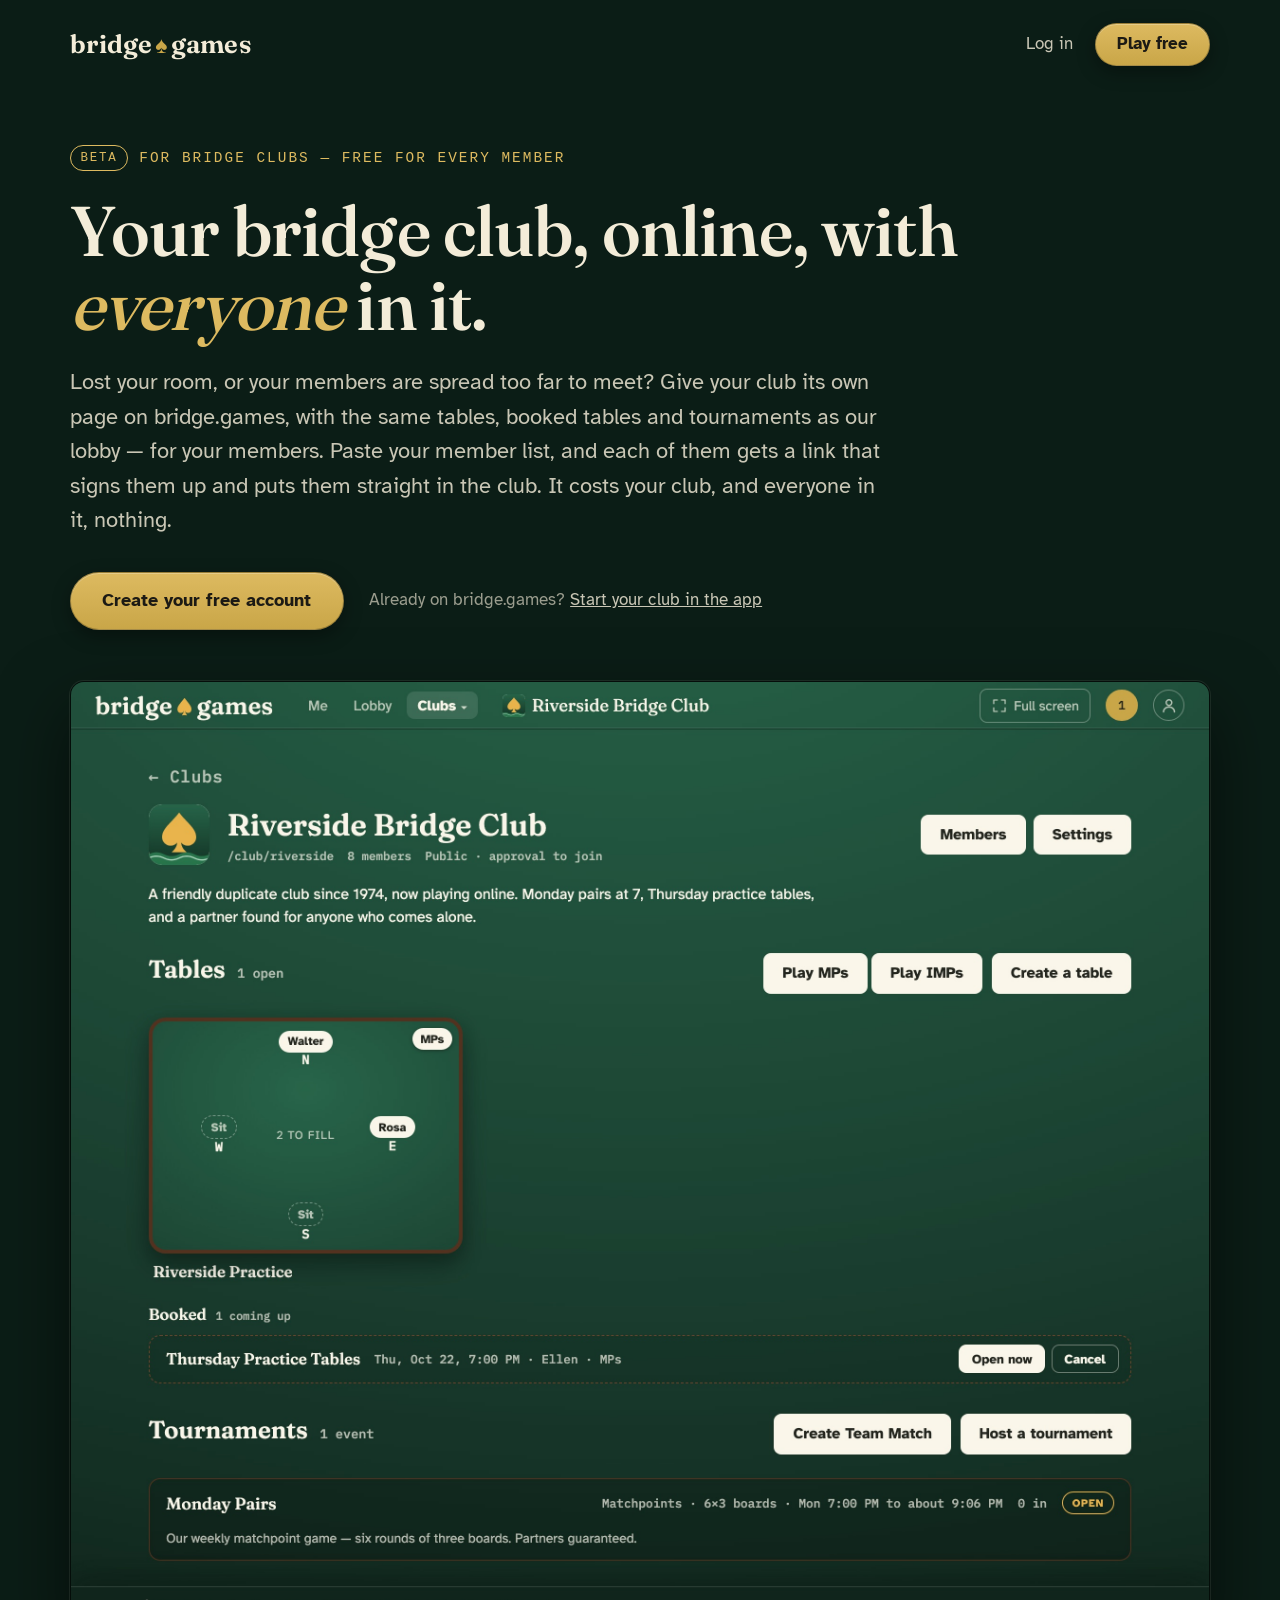
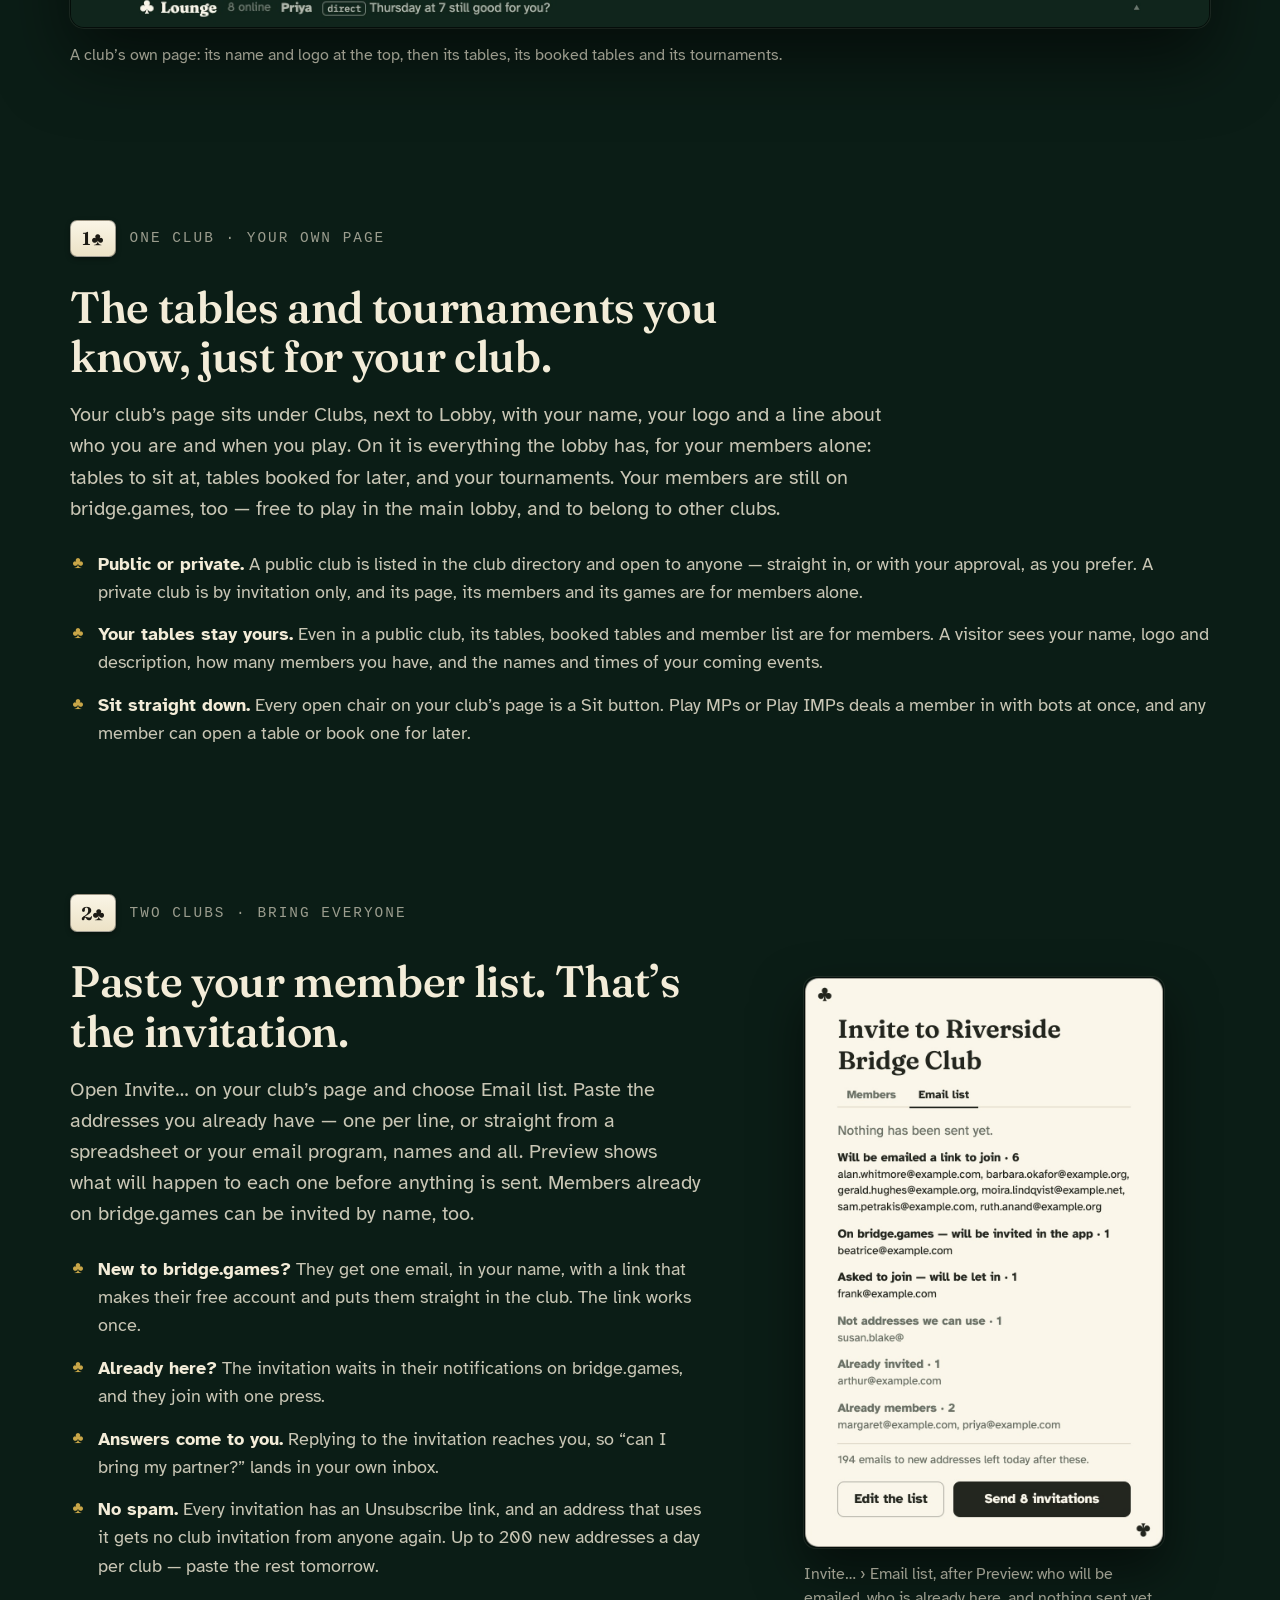
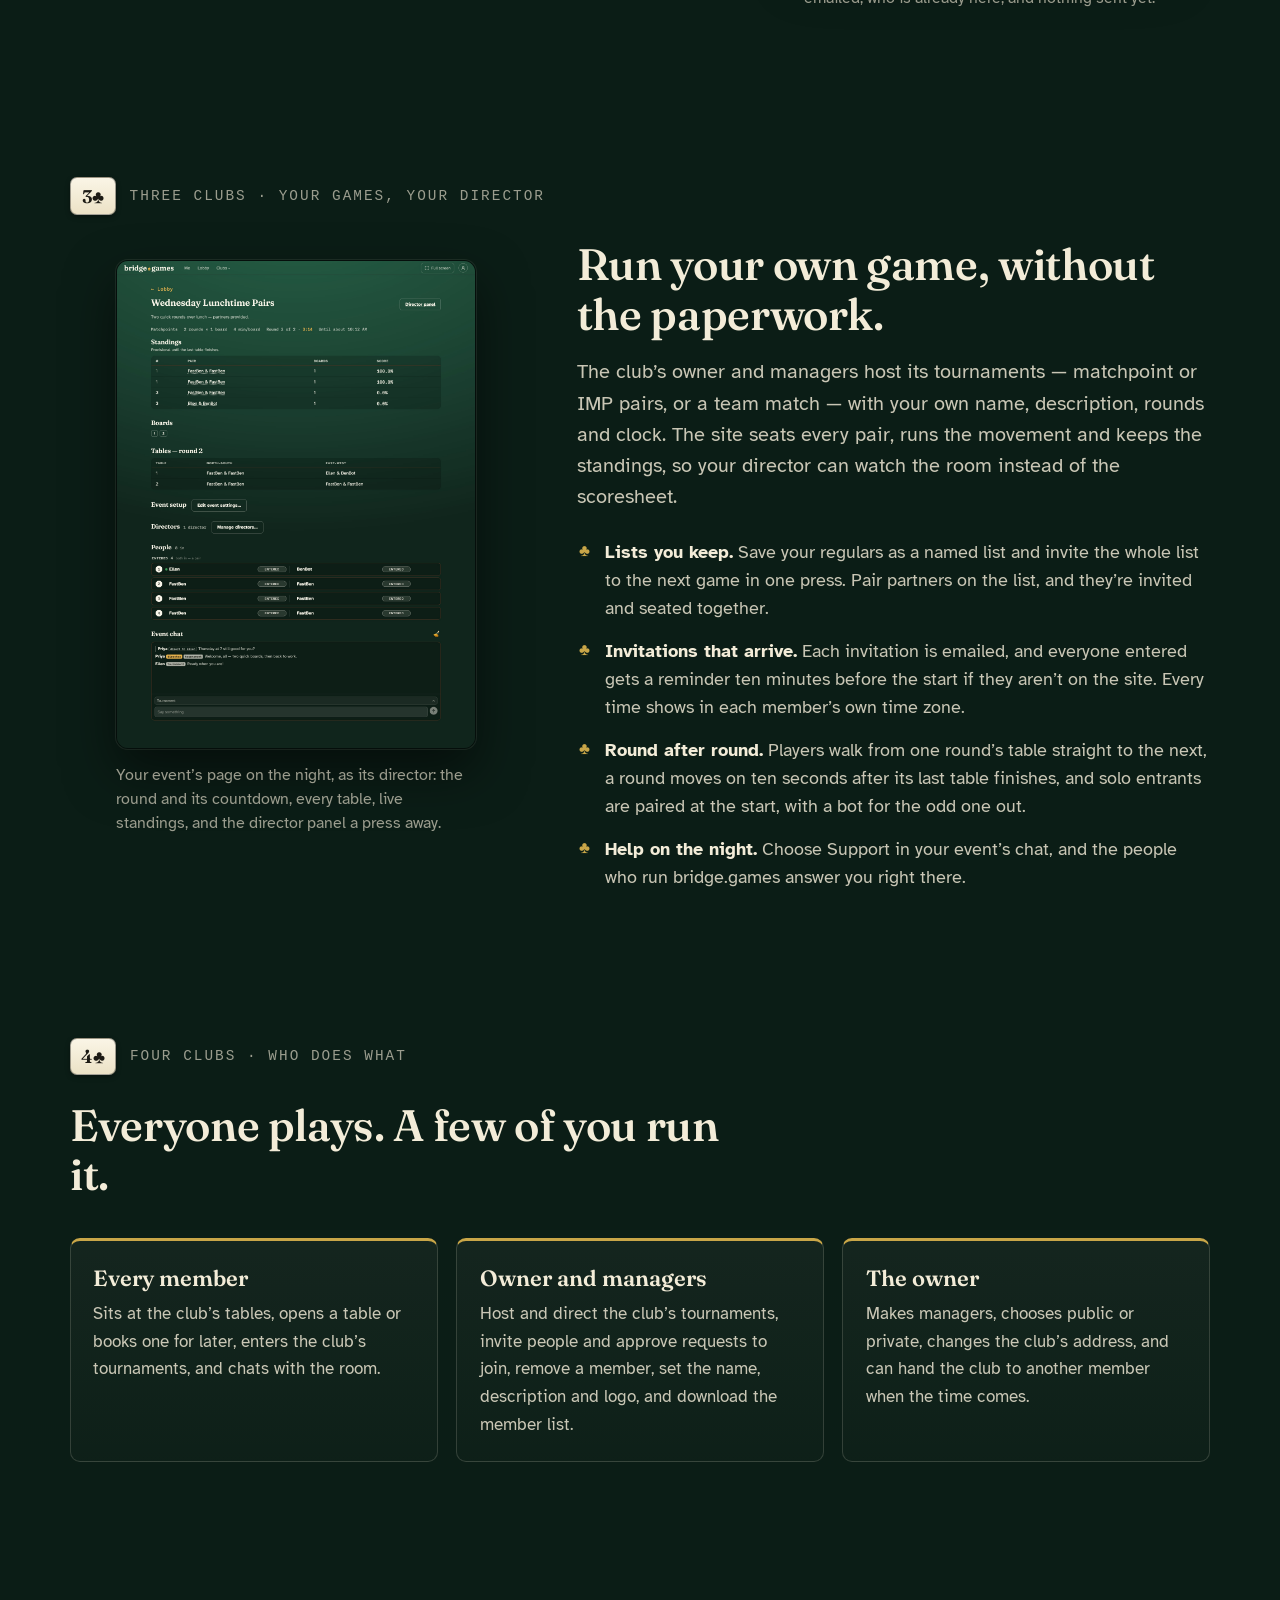
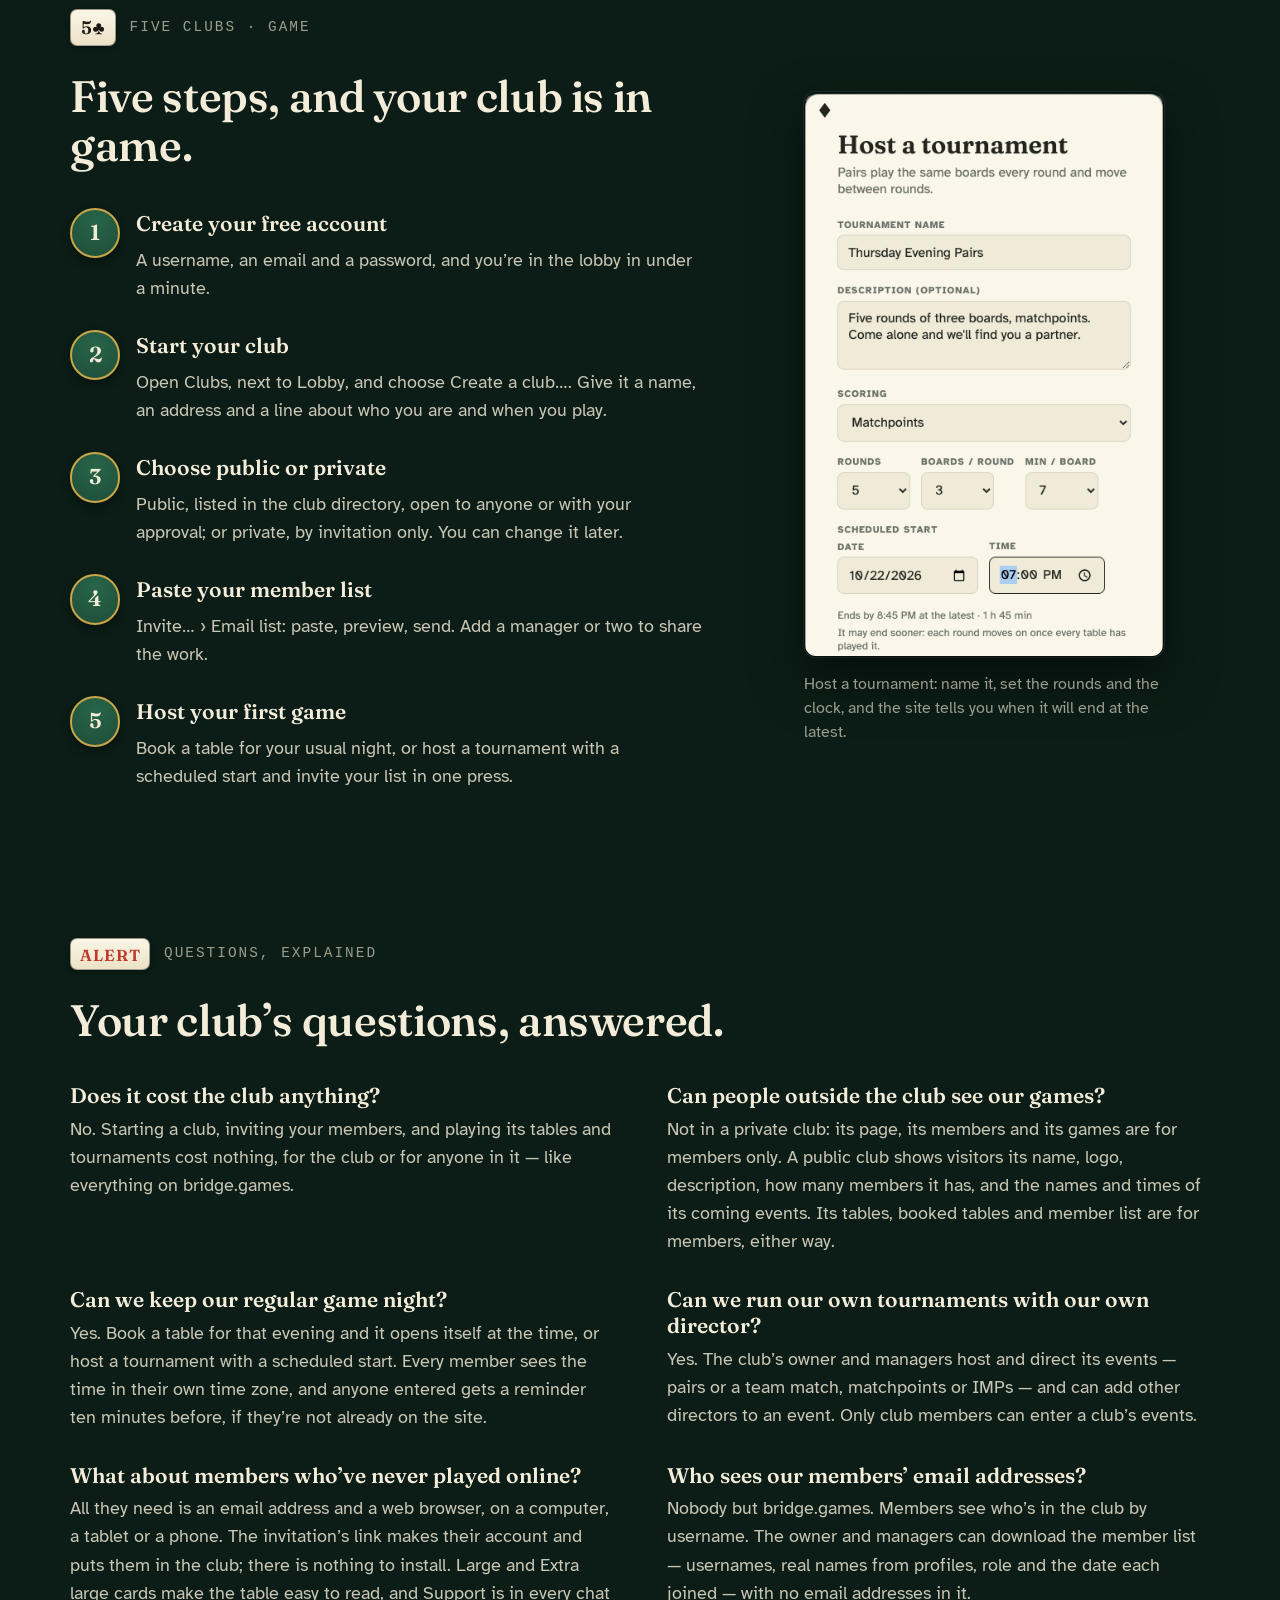
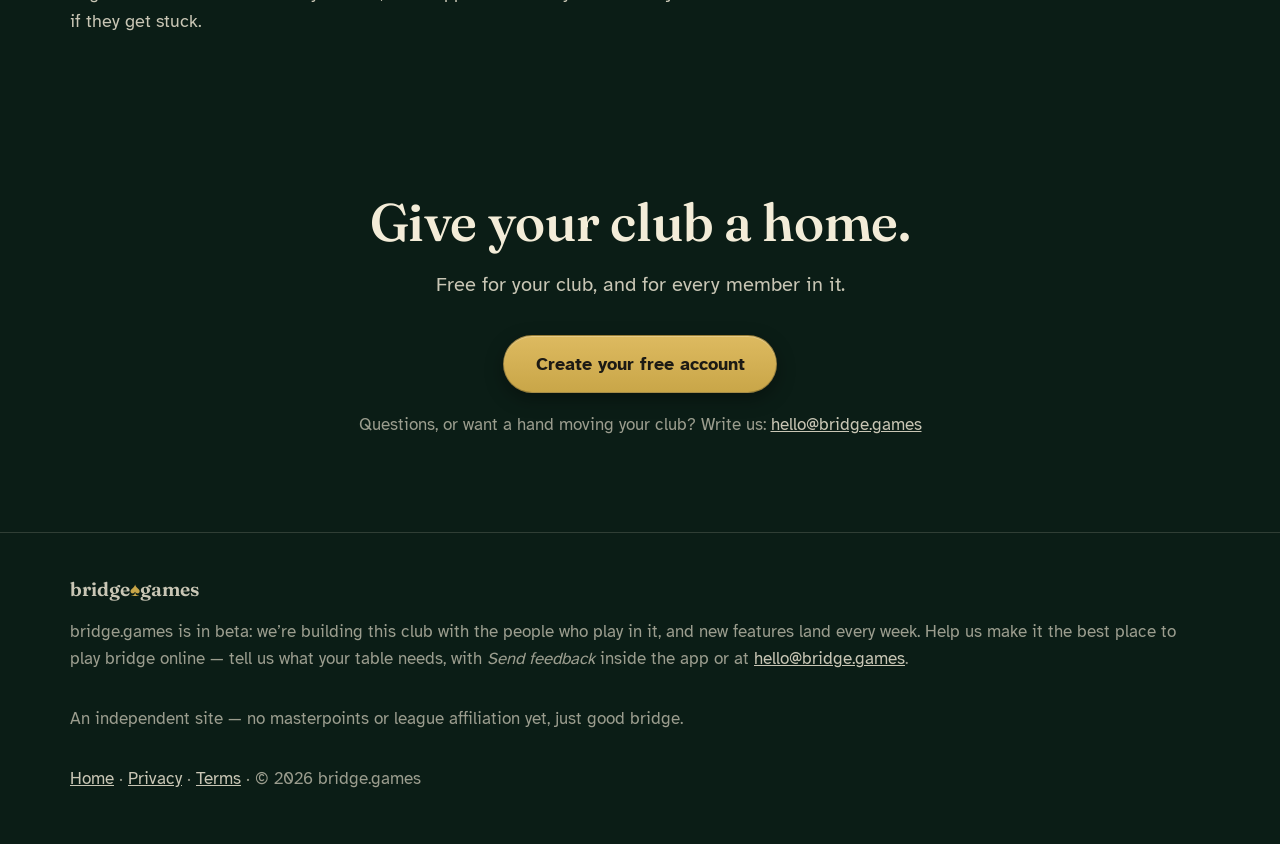
<file: clubs.html>
<!doctype html>
<html lang="en">
<head>
  <meta charset="utf-8">
  <meta name="viewport" content="width=device-width, initial-scale=1.0">
  <title>Move Your Bridge Club Online — Free | bridge.games</title>
  <meta name="description" content="Move your bridge club online for free: your own club page with tables and tournaments, public or private. Paste your member list to invite everyone at once.">
  <link rel="canonical" href="https://bridge.games/clubs">
  <link rel="icon" href="/favicon.ico" sizes="32x32">
  <link rel="icon" href="/images/favicon.svg" type="image/svg+xml">
  <link rel="apple-touch-icon" href="/apple-touch-icon.png">
  <meta property="og:type" content="website">
  <meta property="og:site_name" content="bridge.games">
  <meta property="og:title" content="Bring your bridge club to bridge.games">
  <meta property="og:description" content="Your club's own page, tables and tournaments, public or private. Paste your member list and each member gets a link that signs them up and puts them in the club.">
  <meta property="og:url" content="https://bridge.games/clubs">
  <meta property="og:image" content="https://bridge.games/images/og-clubs.jpg">
  <meta name="twitter:card" content="summary_large_image">
  <link rel="stylesheet" href="/css/site.css">
</head>
<body>

<header class="site-head">
  <div class="wrap">
    <a class="wordmark" href="/">bridge<span class="spade">&spades;</span>games</a>
    <nav class="head-actions">
      <a class="head-link head-login" href="https://app.bridge.games/login">Log in</a>
      <a class="btn btn-small" href="https://app.bridge.games/register" data-goatcounter-click="signup-clubs-header">Play free</a>
    </nav>
  </div>
</header>

<main>

  <!-- ======================= hero ======================= -->
  <section class="hero">
    <div class="wrap">
      <p class="hero-eyebrow"><span class="beta-pill">Beta</span>For bridge clubs &mdash; free for every member</p>
      <h1>Your bridge club, online, with <em>everyone</em> in it.</h1>
      <p class="hero-sub">
        Lost your room, or your members are spread too far to meet? Give your club its own
        page on bridge.games, with the same tables, booked tables and tournaments as our
        lobby &mdash; for your members. Paste your member list, and each of them gets a link
        that signs them up and puts them straight in the club. It costs your club, and
        everyone in it, nothing.
      </p>
      <div class="hero-ctas">
        <a class="btn" href="https://app.bridge.games/register" data-goatcounter-click="signup-clubs-hero">Create your free account</a>
        <span class="hero-aside">Already on bridge.games?
          <a href="https://app.bridge.games/clubs">Start your club in the app</a></span>
      </div>
      <figure class="hero-figure">
        <a class="zoom" href="/images/club-page.jpg"><img src="/images/club-page.jpg" fetchpriority="high"
             alt="A club's page on bridge.games: the club's logo and name, 8 members, public with approval to join, a short description, Members and Settings buttons for the owner, an open practice table with Sit buttons, a booked Thursday table, and the club's Monday pairs open for entries"
             width="2400" height="1994"></a>
        <figcaption>A club&rsquo;s own page: its name and logo at the top, then its tables, its
        booked tables and its tournaments.</figcaption>
      </figure>
    </div>
  </section>

  <!-- ======================= 1C: your own page ======================= -->
  <section id="page">
    <div class="wrap">
      <div class="bid-eyebrow">
        <span class="bid-card">1<span class="pip">&clubs;</span></span>
        <span class="bid-label">One club &middot; your own page</span>
      </div>
      <h2>The tables and tournaments you know, just for your club.</h2>
      <p class="lede">
        Your club&rsquo;s page sits under Clubs, next to Lobby, with your name, your logo and
        a line about who you are and when you play. On it is everything the lobby has, for
        your members alone: tables to sit at, tables booked for later, and your tournaments.
        Your members are still on bridge.games, too &mdash; free to play in the main lobby,
        and to belong to other clubs.
      </p>
      <ul class="ticklist clubs">
        <li><strong>Public or private.</strong> A public club is listed in the club directory
        and open to anyone &mdash; straight in, or with your approval, as you prefer. A
        private club is by invitation only, and its page, its members and its games are for
        members alone.</li>
        <li><strong>Your tables stay yours.</strong> Even in a public club, its tables, booked
        tables and member list are for members. A visitor sees your name, logo and
        description, how many members you have, and the names and times of your coming
        events.</li>
        <li><strong>Sit straight down.</strong> Every open chair on your club&rsquo;s page is
        a Sit button. Play MPs or Play IMPs deals a member in with bots at once, and any
        member can open a table or book one for later.</li>
      </ul>
    </div>
  </section>

  <!-- ======================= 2C: bring everyone ======================= -->
  <section id="invite">
    <div class="wrap">
      <div class="bid-eyebrow">
        <span class="bid-card">2<span class="pip">&clubs;</span></span>
        <span class="bid-label">Two clubs &middot; bring everyone</span>
      </div>
      <div class="split">
        <div class="split-copy">
          <h2>Paste your member list. That&rsquo;s the invitation.</h2>
          <p class="lede">
            Open Invite&hellip; on your club&rsquo;s page and choose Email list. Paste the
            addresses you already have &mdash; one per line, or straight from a spreadsheet
            or your email program, names and all. Preview shows what will happen to each one
            before anything is sent. Members already on bridge.games can be invited by name,
            too.
          </p>
          <ul class="ticklist clubs">
            <li><strong>New to bridge.games?</strong> They get one email, in your name, with
            a link that makes their free account and puts them straight in the club. The
            link works once.</li>
            <li><strong>Already here?</strong> The invitation waits in their notifications on
            bridge.games, and they join with one press.</li>
            <li><strong>Answers come to you.</strong> Replying to the invitation reaches you,
            so &ldquo;can I bring my partner?&rdquo; lands in your own inbox.</li>
            <li><strong>No spam.</strong> Every invitation has an Unsubscribe link, and an
            address that uses it gets no club invitation from anyone again. Up to 200 new
            addresses a day per club &mdash; paste the rest tomorrow.</li>
          </ul>
        </div>
        <figure class="split-media portrait">
          <a class="zoom" href="/images/club-invite.jpg"><img loading="lazy" decoding="async" src="/images/club-invite.jpg"
               alt="The Invite dialog's Email list tab after Preview: six pasted addresses under Will be emailed a link to join, one under On bridge.games and will be invited in the app, one under Asked to join and will be let in, one that is not an address, one already invited, two already members, the note Nothing has been sent yet, and a Send 8 invitations button"
               width="864" height="1372"></a>
          <figcaption>Invite&hellip; &rsaquo; Email list, after Preview: who will be emailed, who is
          already here, and nothing sent yet.</figcaption>
        </figure>
      </div>
    </div>
  </section>

  <!-- ======================= 3C: your games, your director ======================= -->
  <section id="directing">
    <div class="wrap">
      <div class="bid-eyebrow">
        <span class="bid-card">3<span class="pip">&clubs;</span></span>
        <span class="bid-label">Three clubs &middot; your games, your director</span>
      </div>
      <div class="split flip">
        <div class="split-copy">
          <h2>Run your own game, without the paperwork.</h2>
          <p class="lede">
            The club&rsquo;s owner and managers host its tournaments &mdash; matchpoint or IMP
            pairs, or a team match &mdash; with your own name, description, rounds and clock.
            The site seats every pair, runs the movement and keeps the standings, so your
            director can watch the room instead of the scoresheet.
          </p>
          <ul class="ticklist clubs">
            <li><strong>Lists you keep.</strong> Save your regulars as a named list and
            invite the whole list to the next game in one press. Pair partners on the list,
            and they&rsquo;re invited and seated together.</li>
            <li><strong>Invitations that arrive.</strong> Each invitation is emailed, and
            everyone entered gets a reminder ten minutes before the start if they
            aren&rsquo;t on the site. Every time shows in each member&rsquo;s own time zone.</li>
            <li><strong>Round after round.</strong> Players walk from one round&rsquo;s table
            straight to the next, a round moves on ten seconds after its last table finishes,
            and solo entrants are paired at the start, with a bot for the odd one out.</li>
            <li><strong>Help on the night.</strong> Choose Support in your event&rsquo;s chat,
            and the people who run bridge.games answer you right there.</li>
          </ul>
        </div>
        <figure class="split-media portrait">
          <a class="zoom" href="/images/event-director.jpg"><img loading="lazy" decoding="async" src="/images/event-director.jpg"
               alt="The director's view of a running tournament: a Director panel button, Round 2 of 2 with its countdown, provisional standings, the boards, the tables for round 2, Edit event settings and Manage directors buttons, the People list with a green dot beside the player who is online, and the event chat"
               width="2560" height="3480"></a>
          <figcaption>Your event&rsquo;s page on the night, as its director: the round and its
          countdown, every table, live standings, and the director panel a press away.</figcaption>
        </figure>
      </div>
    </div>
  </section>

  <!-- ======================= 4C: who does what ======================= -->
  <section id="roles">
    <div class="wrap">
      <div class="bid-eyebrow">
        <span class="bid-card">4<span class="pip">&clubs;</span></span>
        <span class="bid-label">Four clubs &middot; who does what</span>
      </div>
      <h2>Everyone plays. A few of you run it.</h2>
      <div class="grid">
        <div class="card">
          <h3>Every member</h3>
          <p>Sits at the club&rsquo;s tables, opens a table or books one for later, enters
          the club&rsquo;s tournaments, and chats with the room.</p>
        </div>
        <div class="card">
          <h3>Owner and managers</h3>
          <p>Host and direct the club&rsquo;s tournaments, invite people and approve
          requests to join, remove a member, set the name, description and logo, and
          download the member list.</p>
        </div>
        <div class="card">
          <h3>The owner</h3>
          <p>Makes managers, chooses public or private, changes the club&rsquo;s address,
          and can hand the club to another member when the time comes.</p>
        </div>
      </div>
    </div>
  </section>

  <!-- ======================= 5C: game ======================= -->
  <section id="setup">
    <div class="wrap">
      <div class="bid-eyebrow">
        <span class="bid-card">5<span class="pip">&clubs;</span></span>
        <span class="bid-label">Five clubs &middot; game</span>
      </div>
      <div class="split">
        <div class="split-copy">
          <h2>Five steps, and your club is in game.</h2>
          <ol class="steps">
            <li>
              <h3>Create your free account</h3>
              <p>A username, an email and a password, and you&rsquo;re in the lobby in under
              a minute.</p>
            </li>
            <li>
              <h3>Start your club</h3>
              <p>Open Clubs, next to Lobby, and choose Create a club&hellip;. Give it a name,
              an address and a line about who you are and when you play.</p>
            </li>
            <li>
              <h3>Choose public or private</h3>
              <p>Public, listed in the club directory, open to anyone or with your approval;
              or private, by invitation only. You can change it later.</p>
            </li>
            <li>
              <h3>Paste your member list</h3>
              <p>Invite&hellip; &rsaquo; Email list: paste, preview, send. Add a manager or two
              to share the work.</p>
            </li>
            <li>
              <h3>Host your first game</h3>
              <p>Book a table for your usual night, or host a tournament with a scheduled
              start and invite your list in one press.</p>
            </li>
          </ol>
        </div>
        <figure class="split-media portrait">
          <a class="zoom" href="/images/host-tournament.jpg"><img loading="lazy" decoding="async" src="/images/host-tournament.jpg"
               alt="The top of the Host a tournament dialog: a name and description, Matchpoints, 5 rounds of 3 boards at 7 minutes a board, a scheduled date and time, and the line Ends by 8:45 PM at the latest, 1 h 45 min"
               width="864" height="1360"></a>
          <figcaption>Host a tournament: name it, set the rounds and the clock, and the site
          tells you when it will end at the latest.</figcaption>
        </figure>
      </div>
    </div>
  </section>

  <!-- ======================= alert: questions ======================= -->
  <section id="faq">
    <div class="wrap">
      <div class="bid-eyebrow">
        <span class="bid-card alert">Alert</span>
        <span class="bid-label">Questions, explained</span>
      </div>
      <h2>Your club&rsquo;s questions, answered.</h2>
      <dl class="faq">
        <div>
          <dt>Does it cost the club anything?</dt>
          <dd>No. Starting a club, inviting your members, and playing its tables and
          tournaments cost nothing, for the club or for anyone in it &mdash; like everything
          on bridge.games.</dd>
        </div>
        <div>
          <dt>Can people outside the club see our games?</dt>
          <dd>Not in a private club: its page, its members and its games are for members
          only. A public club shows visitors its name, logo, description, how many members it
          has, and the names and times of its coming events. Its tables, booked tables and
          member list are for members, either way.</dd>
        </div>
        <div>
          <dt>Can we keep our regular game night?</dt>
          <dd>Yes. Book a table for that evening and it opens itself at the time, or host a
          tournament with a scheduled start. Every member sees the time in their own time
          zone, and anyone entered gets a reminder ten minutes before, if they&rsquo;re not
          already on the site.</dd>
        </div>
        <div>
          <dt>Can we run our own tournaments with our own director?</dt>
          <dd>Yes. The club&rsquo;s owner and managers host and direct its events &mdash;
          pairs or a team match, matchpoints or IMPs &mdash; and can add other directors to
          an event. Only club members can enter a club&rsquo;s events.</dd>
        </div>
        <div>
          <dt>What about members who&rsquo;ve never played online?</dt>
          <dd>All they need is an email address and a web browser, on a computer, a tablet or
          a phone. The invitation&rsquo;s link makes their account and puts them in the club;
          there is nothing to install. Large and Extra large cards make the table easy to
          read, and Support is in every chat if they get stuck.</dd>
        </div>
        <div>
          <dt>Who sees our members&rsquo; email addresses?</dt>
          <dd>Nobody but bridge.games. Members see who&rsquo;s in the club by username. The
          owner and managers can download the member list &mdash; usernames, real names from
          profiles, role and the date each joined &mdash; with no email addresses in it.</dd>
        </div>
      </dl>
    </div>
  </section>

  <!-- ======================= closing ======================= -->
  <section class="closing">
    <div class="wrap">
      <h2>Give your club a home.</h2>
      <p class="lede">Free for your club, and for every member in it.</p>
      <a class="btn" href="https://app.bridge.games/register" data-goatcounter-click="signup-clubs-closing">Create your free account</a>
      <p class="hero-aside">Questions, or want a hand moving your club? Write us:
        <a href="mailto:hello@bridge.games">hello@bridge.games</a></p>
    </div>
  </section>

</main>

<footer class="site-foot">
  <div class="wrap">
    <div class="foot-mark">bridge<span class="spade">&spades;</span>games</div>
    <p>bridge.games is in beta: we&rsquo;re building this club with the people who play
    in it, and new features land every week. Help us make it the best place to play
    bridge online &mdash; tell us what your table needs, with <em>Send feedback</em>
    inside the app or at <a href="mailto:hello@bridge.games">hello@bridge.games</a>.</p>
    <p>An independent site &mdash; no masterpoints or league affiliation yet, just good bridge.</p>
    <p><a href="/">Home</a> &middot; <a href="/privacy">Privacy</a> &middot; <a href="/terms">Terms</a>
    &middot; &copy; 2026 bridge.games</p>
  </div>
</footer>

<script src="/js/zoom.js" defer></script>
<script data-goatcounter="https://bridgegames.goatcounter.com/count" async src="/js/visit.js"></script>
</body>
</html>
</file>
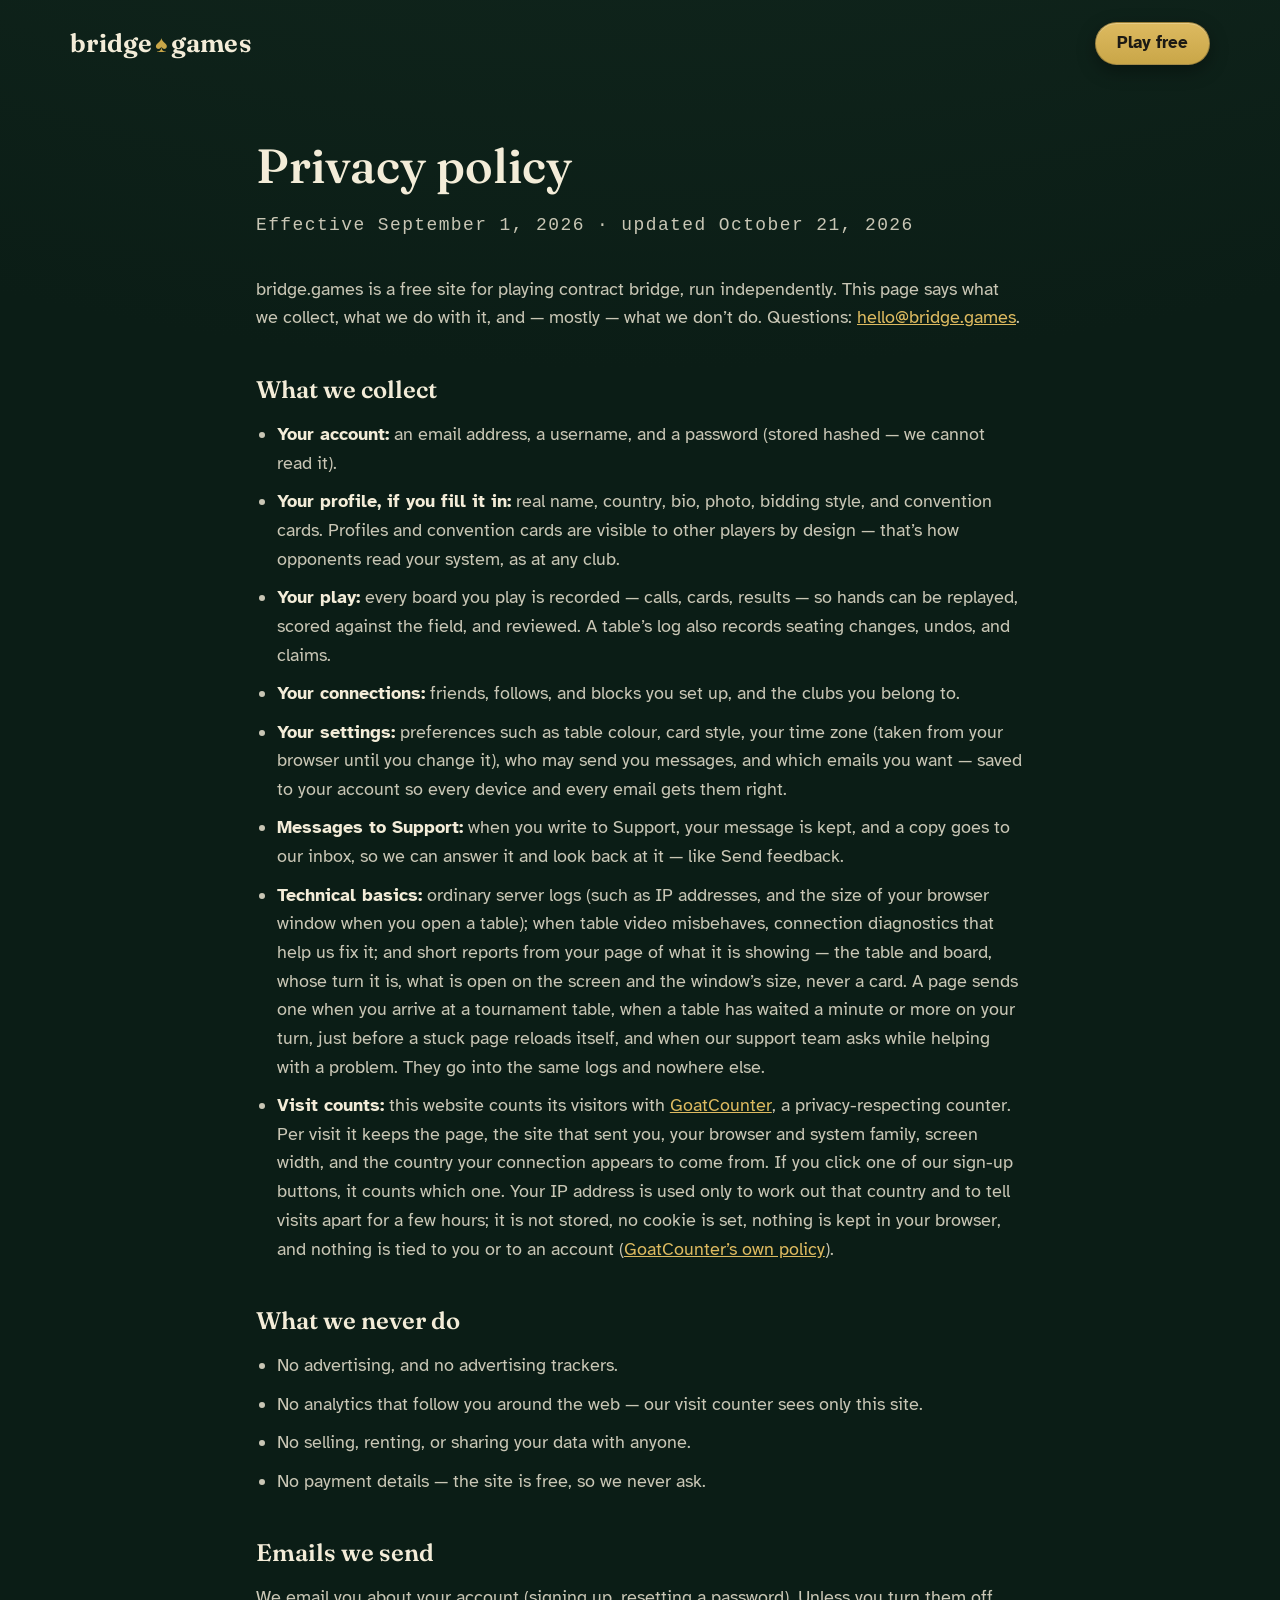
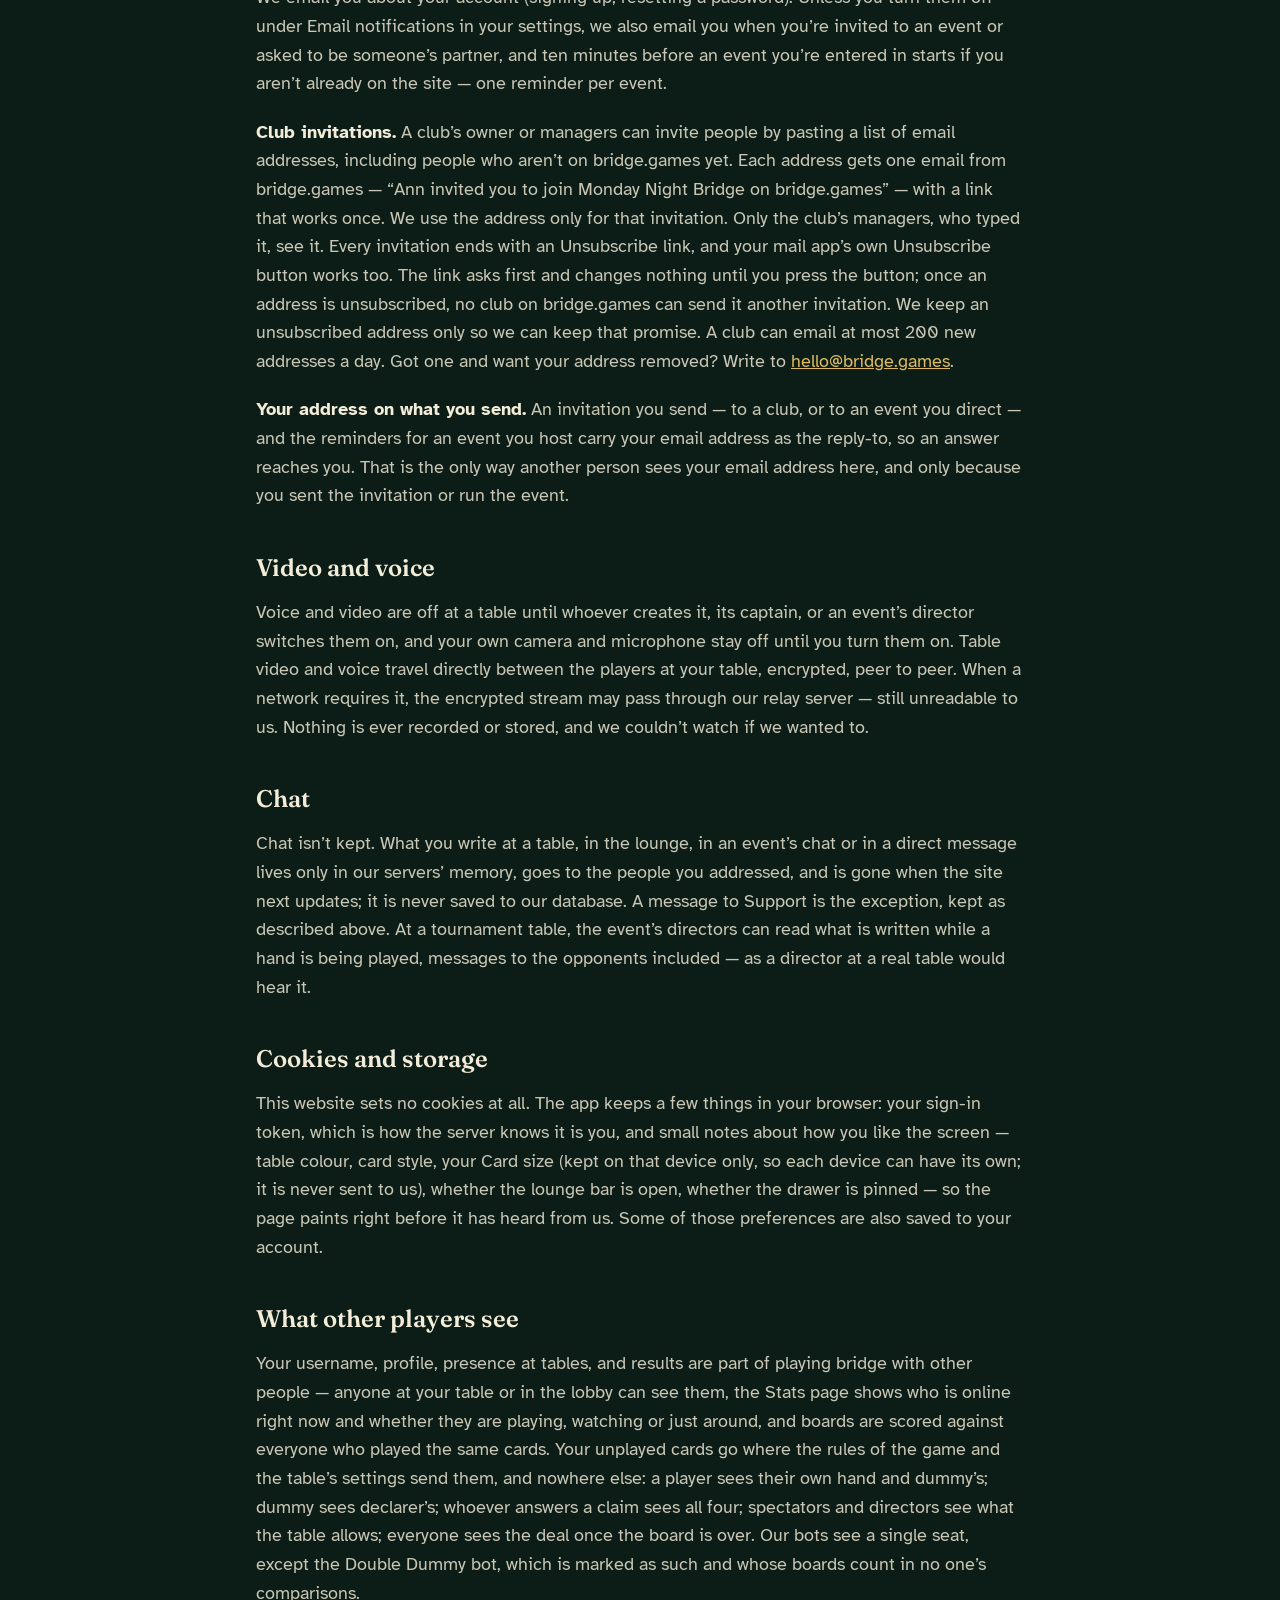
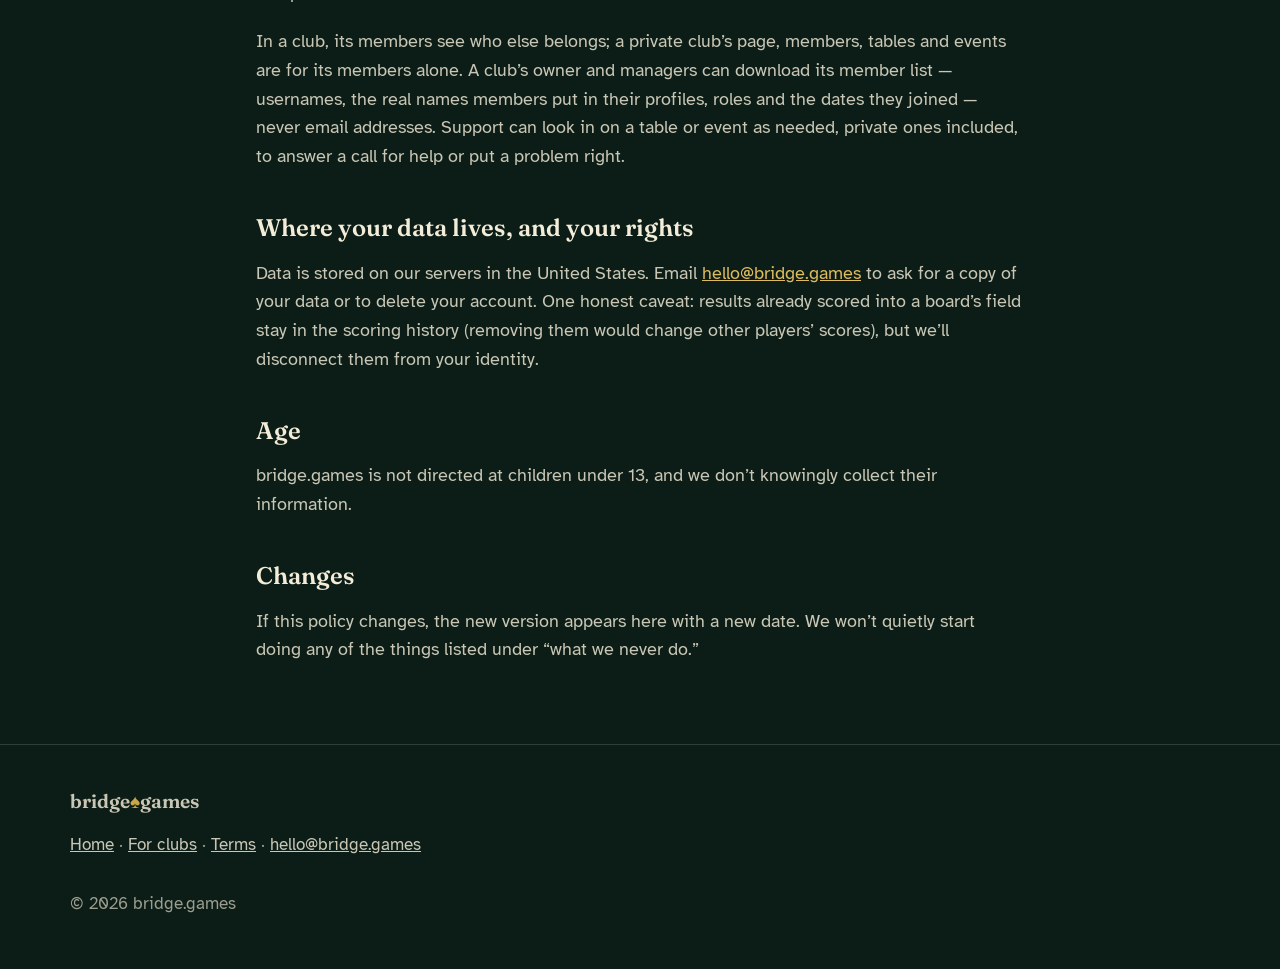
<file: privacy.html>
<!doctype html>
<html lang="en">
<head>
  <meta charset="utf-8">
  <meta name="viewport" content="width=device-width, initial-scale=1.0">
  <title>Privacy — bridge.games</title>
  <meta name="description" content="What bridge.games collects, what it never does with your data, and how to reach us.">
  <link rel="canonical" href="https://bridge.games/privacy">
  <link rel="icon" href="/favicon.ico" sizes="32x32">
  <link rel="icon" href="/images/favicon.svg" type="image/svg+xml">
  <link rel="apple-touch-icon" href="/apple-touch-icon.png">
  <link rel="stylesheet" href="/css/site.css">
</head>
<body>

<header class="site-head">
  <div class="wrap">
    <a class="wordmark" href="/">bridge<span class="spade">&spades;</span>games</a>
    <nav class="head-actions">
      <a class="btn btn-small" href="https://app.bridge.games/register" data-goatcounter-click="signup-privacy">Play free</a>
    </nav>
  </div>
</header>

<main class="doc-page">
  <div class="wrap">
    <h1>Privacy policy</h1>
    <p class="doc-date">Effective September 1, 2026 &middot; updated October 21, 2026</p>

    <p>bridge.games is a free site for playing contract bridge, run independently.
    This page says what we collect, what we do with it, and — mostly — what we
    don&rsquo;t do. Questions: <a href="mailto:hello@bridge.games">hello@bridge.games</a>.</p>

    <h2>What we collect</h2>
    <ul>
      <li><strong>Your account:</strong> an email address, a username, and a password
      (stored hashed — we cannot read it).</li>
      <li><strong>Your profile, if you fill it in:</strong> real name, country, bio,
      photo, bidding style, and convention cards. Profiles and convention cards are
      visible to other players by design — that&rsquo;s how opponents read your
      system, as at any club.</li>
      <li><strong>Your play:</strong> every board you play is recorded — calls, cards,
      results — so hands can be replayed, scored against the field, and reviewed. A
      table&rsquo;s log also records seating changes, undos, and claims.</li>
      <li><strong>Your connections:</strong> friends, follows, and blocks you set up, and the
      clubs you belong to.</li>
      <li><strong>Your settings:</strong> preferences such as table colour, card style, your
      time zone (taken from your browser until you change it), who may send you messages, and
      which emails you want &mdash; saved to your account so every device and every email gets
      them right.</li>
      <li><strong>Messages to Support:</strong> when you write to Support, your message is
      kept, and a copy goes to our inbox, so we can answer it and look back at it &mdash; like
      Send feedback.</li>
      <li><strong>Technical basics:</strong> ordinary server logs (such as IP addresses, and
      the size of your browser window when you open a table); when table video misbehaves,
      connection diagnostics that help us fix it; and short reports from your page of what it
      is showing &mdash; the table and board, whose turn it is, what is open on the screen and
      the window&rsquo;s size, never a card. A page sends one when you arrive at a tournament
      table, when a table has waited a minute or more on your turn, just before a stuck page
      reloads itself, and when our support team asks while helping with a problem. They go
      into the same logs and nowhere else.</li>
      <li><strong>Visit counts:</strong> this website counts its visitors with
      <a href="https://www.goatcounter.com">GoatCounter</a>, a privacy-respecting
      counter. Per visit it keeps the page, the site that sent you, your browser and
      system family, screen width, and the country your connection appears to come
      from. If you click one of our sign-up buttons, it counts which one. Your IP address is used only to work out that country and to tell visits
      apart for a few hours; it is not stored, no cookie is set, nothing is kept in
      your browser, and nothing is tied to you or to an account
      (<a href="https://www.goatcounter.com/help/privacy">GoatCounter&rsquo;s own policy</a>).</li>
    </ul>

    <h2>What we never do</h2>
    <ul>
      <li>No advertising, and no advertising trackers.</li>
      <li>No analytics that follow you around the web &mdash; our visit counter sees only this site.</li>
      <li>No selling, renting, or sharing your data with anyone.</li>
      <li>No payment details — the site is free, so we never ask.</li>
    </ul>

    <h2>Emails we send</h2>
    <p>We email you about your account (signing up, resetting a password). Unless you turn
    them off under Email notifications in your settings, we also email you when you&rsquo;re
    invited to an event or asked to be someone&rsquo;s partner, and ten minutes before an
    event you&rsquo;re entered in starts if you aren&rsquo;t already on the site &mdash; one
    reminder per event.</p>
    <p><strong>Club invitations.</strong> A club&rsquo;s owner or managers can invite people by
    pasting a list of email addresses, including people who aren&rsquo;t on bridge.games yet.
    Each address gets one email from bridge.games &mdash; &ldquo;Ann invited you to join Monday
    Night Bridge on bridge.games&rdquo; &mdash; with a link that works once. We use the address
    only for that invitation. Only the club&rsquo;s managers, who typed it, see it. Every
    invitation ends with an Unsubscribe link, and your mail app&rsquo;s own Unsubscribe button
    works too. The link asks first and changes nothing until you press the button; once an
    address is unsubscribed, no club on bridge.games can send it another invitation. We keep an
    unsubscribed address only so we can keep that promise. A club can email at most 200 new
    addresses a day. Got one and want your address removed? Write to
    <a href="mailto:hello@bridge.games">hello@bridge.games</a>.</p>
    <p><strong>Your address on what you send.</strong> An invitation you send &mdash; to a
    club, or to an event you direct &mdash; and the reminders for an event you host carry your
    email address as the reply-to, so an answer reaches you. That is the only way another
    person sees your email address here, and only because you sent the invitation or run the
    event.</p>

    <h2>Video and voice</h2>
    <p>Voice and video are off at a table until whoever creates it, its captain, or an
    event&rsquo;s director switches them on, and your own camera and microphone stay off until
    you turn them on. Table video and voice travel directly between the players at your table,
    encrypted, peer to peer. When a network requires it, the encrypted stream may pass
    through our relay server — still unreadable to us. Nothing is ever recorded or
    stored, and we couldn&rsquo;t watch if we wanted to.</p>

    <h2>Chat</h2>
    <p>Chat isn&rsquo;t kept. What you write at a table, in the lounge, in an event&rsquo;s
    chat or in a direct message lives only in our servers&rsquo; memory, goes to the people
    you addressed, and is gone when the site next updates; it is never saved to our database.
    A message to Support is the exception, kept as described above. At a tournament table,
    the event&rsquo;s directors can read what is written while a hand is being played,
    messages to the opponents included &mdash; as a director at a real table would hear it.</p>

    <h2>Cookies and storage</h2>
    <p>This website sets no cookies at all. The app keeps a few things in your browser:
    your sign-in token, which is how the server knows it is you, and small notes about
    how you like the screen &mdash; table colour, card style, your Card size (kept on that
    device only, so each device can have its own; it is never sent to us), whether the lounge
    bar is open, whether the drawer is pinned &mdash; so the page paints right before it has
    heard from us. Some of those preferences are also saved to your account.</p>

    <h2>What other players see</h2>
    <p>Your username, profile, presence at tables, and results are part of playing
    bridge with other people — anyone at your table or in the lobby can see them, the Stats page shows who is online right now and whether they are playing, watching or just around, and
    boards are scored against everyone who played the same cards. Your unplayed cards go
    where the rules of the game and the table&rsquo;s settings send them, and nowhere
    else: a player sees their own hand and dummy&rsquo;s; dummy sees declarer&rsquo;s;
    whoever answers a claim sees all four; spectators and directors see what the table
    allows; everyone sees the deal once the board is over. Our bots see a single seat,
    except the Double Dummy bot, which is marked as such and whose boards count in no
    one&rsquo;s comparisons.</p>
    <p>In a club, its members see who else belongs; a private club&rsquo;s page, members,
    tables and events are for its members alone. A club&rsquo;s owner and managers can
    download its member list &mdash; usernames, the real names members put in their profiles,
    roles and the dates they joined &mdash; never email addresses. Support can look in on a
    table or event as needed, private ones included, to answer a call for help or put a
    problem right.</p>

    <h2>Where your data lives, and your rights</h2>
    <p>Data is stored on our servers in the United States. Email
    <a href="mailto:hello@bridge.games">hello@bridge.games</a> to ask for a copy of
    your data or to delete your account. One honest caveat: results already scored
    into a board&rsquo;s field stay in the scoring history (removing them would change
    other players&rsquo; scores), but we&rsquo;ll disconnect them from your identity.</p>

    <h2>Age</h2>
    <p>bridge.games is not directed at children under 13, and we don&rsquo;t knowingly
    collect their information.</p>

    <h2>Changes</h2>
    <p>If this policy changes, the new version appears here with a new date. We
    won&rsquo;t quietly start doing any of the things listed under &ldquo;what we
    never do.&rdquo;</p>
  </div>
</main>

<footer class="site-foot">
  <div class="wrap">
    <div class="foot-mark">bridge<span class="spade">&spades;</span>games</div>
    <p><a href="/">Home</a> &middot; <a href="/clubs">For clubs</a> &middot; <a href="/terms">Terms</a> &middot;
    <a href="mailto:hello@bridge.games">hello@bridge.games</a></p>
    <p>&copy; 2026 bridge.games</p>
  </div>
</footer>

<script data-goatcounter="https://bridgegames.goatcounter.com/count" async src="/js/visit.js"></script>
</body>
</html>
</file>
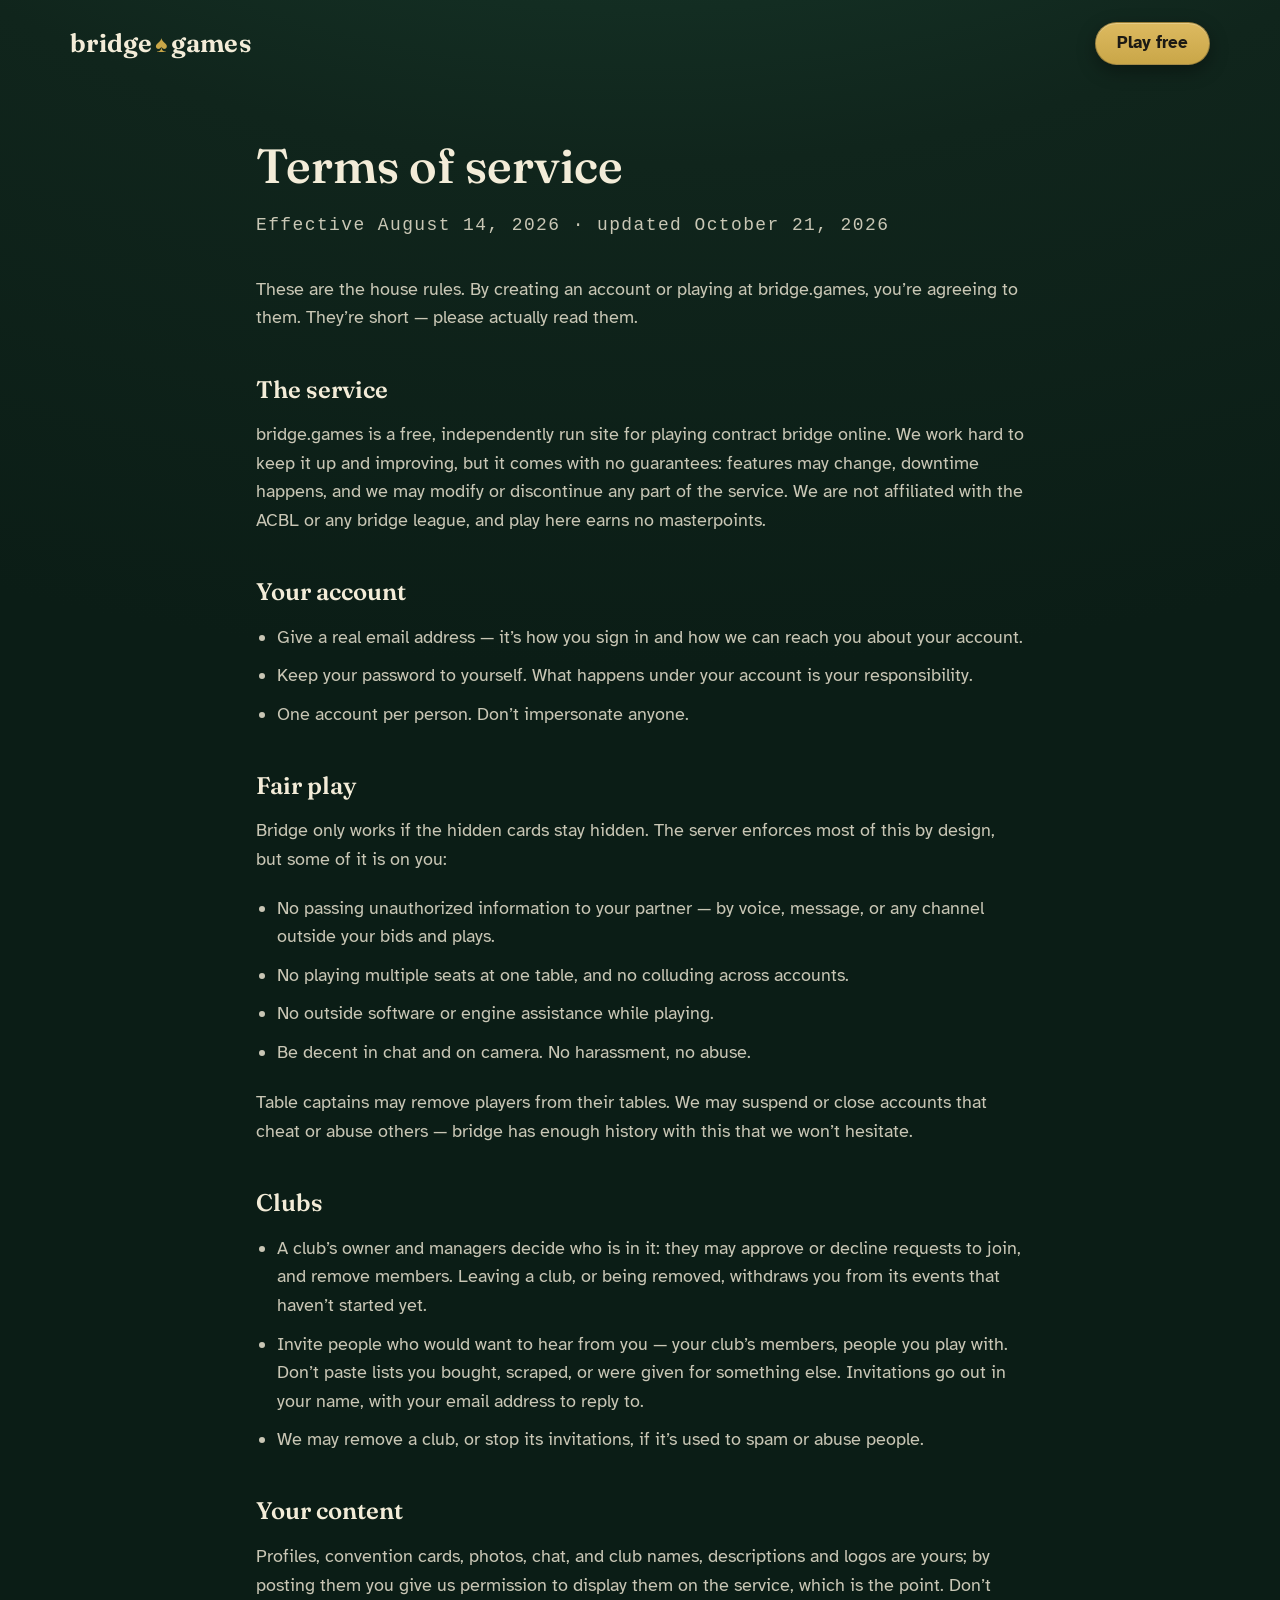
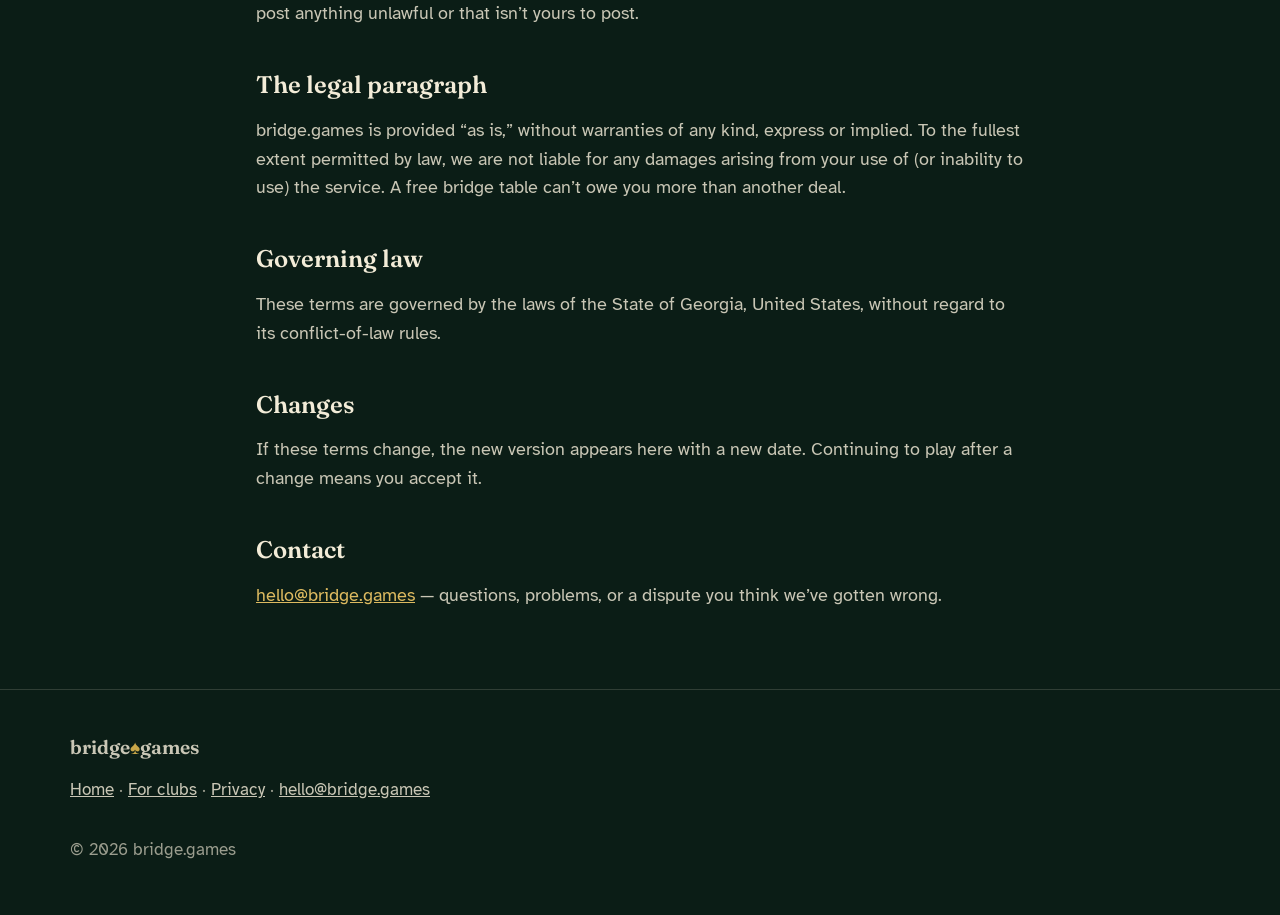
<file: terms.html>
<!doctype html>
<html lang="en">
<head>
  <meta charset="utf-8">
  <meta name="viewport" content="width=device-width, initial-scale=1.0">
  <title>Terms — bridge.games</title>
  <meta name="description" content="The house rules for using bridge.games: fair play, your account, and what a free service can and can't promise.">
  <link rel="canonical" href="https://bridge.games/terms">
  <link rel="icon" href="/favicon.ico" sizes="32x32">
  <link rel="icon" href="/images/favicon.svg" type="image/svg+xml">
  <link rel="apple-touch-icon" href="/apple-touch-icon.png">
  <link rel="stylesheet" href="/css/site.css">
</head>
<body>

<header class="site-head">
  <div class="wrap">
    <a class="wordmark" href="/">bridge<span class="spade">&spades;</span>games</a>
    <nav class="head-actions">
      <a class="btn btn-small" href="https://app.bridge.games/register" data-goatcounter-click="signup-terms">Play free</a>
    </nav>
  </div>
</header>

<main class="doc-page">
  <div class="wrap">
    <h1>Terms of service</h1>
    <p class="doc-date">Effective August 14, 2026 &middot; updated October 21, 2026</p>

    <p>These are the house rules. By creating an account or playing at bridge.games,
    you&rsquo;re agreeing to them. They&rsquo;re short — please actually read them.</p>

    <h2>The service</h2>
    <p>bridge.games is a free, independently run site for playing contract bridge
    online. We work hard to keep it up and improving, but it comes with no guarantees:
    features may change, downtime happens, and we may modify or discontinue any part
    of the service. We are not affiliated with the ACBL or any bridge league, and play
    here earns no masterpoints.</p>

    <h2>Your account</h2>
    <ul>
      <li>Give a real email address — it&rsquo;s how you sign in and how we can reach
      you about your account.</li>
      <li>Keep your password to yourself. What happens under your account is your
      responsibility.</li>
      <li>One account per person. Don&rsquo;t impersonate anyone.</li>
    </ul>

    <h2>Fair play</h2>
    <p>Bridge only works if the hidden cards stay hidden. The server enforces most of
    this by design, but some of it is on you:</p>
    <ul>
      <li>No passing unauthorized information to your partner — by voice, message, or
      any channel outside your bids and plays.</li>
      <li>No playing multiple seats at one table, and no colluding across accounts.</li>
      <li>No outside software or engine assistance while playing.</li>
      <li>Be decent in chat and on camera. No harassment, no abuse.</li>
    </ul>
    <p>Table captains may remove players from their tables. We may suspend or close
    accounts that cheat or abuse others — bridge has enough history with this that we
    won&rsquo;t hesitate.</p>

    <h2>Clubs</h2>
    <ul>
      <li>A club&rsquo;s owner and managers decide who is in it: they may approve or decline
      requests to join, and remove members. Leaving a club, or being removed, withdraws you
      from its events that haven&rsquo;t started yet.</li>
      <li>Invite people who would want to hear from you &mdash; your club&rsquo;s members,
      people you play with. Don&rsquo;t paste lists you bought, scraped, or were given for
      something else. Invitations go out in your name, with your email address to reply to.</li>
      <li>We may remove a club, or stop its invitations, if it&rsquo;s used to spam or abuse
      people.</li>
    </ul>

    <h2>Your content</h2>
    <p>Profiles, convention cards, photos, chat, and club names, descriptions and logos are yours; by posting them you
    give us permission to display them on the service, which is the point. Don&rsquo;t
    post anything unlawful or that isn&rsquo;t yours to post.</p>

    <h2>The legal paragraph</h2>
    <p>bridge.games is provided &ldquo;as is,&rdquo; without warranties of any kind,
    express or implied. To the fullest extent permitted by law, we are not liable for
    any damages arising from your use of (or inability to use) the service. A free
    bridge table can&rsquo;t owe you more than another deal.</p>

    <h2>Governing law</h2>
    <p>These terms are governed by the laws of the State of Georgia, United States,
    without regard to its conflict-of-law rules.</p>

    <h2>Changes</h2>
    <p>If these terms change, the new version appears here with a new date. Continuing
    to play after a change means you accept it.</p>

    <h2>Contact</h2>
    <p><a href="mailto:hello@bridge.games">hello@bridge.games</a> — questions,
    problems, or a dispute you think we&rsquo;ve gotten wrong.</p>
  </div>
</main>

<footer class="site-foot">
  <div class="wrap">
    <div class="foot-mark">bridge<span class="spade">&spades;</span>games</div>
    <p><a href="/">Home</a> &middot; <a href="/clubs">For clubs</a> &middot; <a href="/privacy">Privacy</a> &middot;
    <a href="mailto:hello@bridge.games">hello@bridge.games</a></p>
    <p>&copy; 2026 bridge.games</p>
  </div>
</footer>

<script data-goatcounter="https://bridgegames.goatcounter.com/count" async src="/js/visit.js"></script>
</body>
</html>
</file>
<file: css/site.css>
/* bridge.games — marketing site
   Palette, type, and vernacular are inherited from the app itself:
   felt greens, ivory card stock, brass, Fraunces + Atkinson Hyperlegible.
   Type runs large on purpose (20px body on a desktop, 18px on a phone,
   nothing that matters under 16px): many of the people who play are older,
   and the page should be as easy to read as the cards are. */

/* ---------- fonts (self-hosted, copied from the app's own packages) ---------- */

@font-face {
  font-family: 'Fraunces';
  src: url('../fonts/fraunces-latin-opsz-normal.woff2') format('woff2-variations');
  font-weight: 100 900;
  font-stretch: 75% 125%;
  font-display: swap;
}
@font-face {
  font-family: 'Atkinson Hyperlegible';
  src: url('../fonts/atkinson-hyperlegible-latin-400-normal.woff2') format('woff2');
  font-weight: 400;
  font-display: swap;
}
@font-face {
  font-family: 'Atkinson Hyperlegible';
  src: url('../fonts/atkinson-hyperlegible-latin-700-normal.woff2') format('woff2');
  font-weight: 700;
  font-display: swap;
}

/* ---------- tokens ---------- */

:root {
  --felt-950: #0b1d16;
  --felt-900: #10251c;
  --felt-700: #1c4534;
  --felt-500: #276549;
  --baize: #2b7c50;

  --cream: #f3ecd8;
  --cream-soft: rgba(243, 236, 216, 0.82);
  --cream-dim: rgba(243, 236, 216, 0.62);
  --hairline: rgba(243, 236, 216, 0.16);

  --gold: #c9a648;
  --gold-bright: #ddba60;
  --red: #d4685c;
  --card-red: #c0392b;
  --ink: #1c1a14;

  --display: 'Fraunces', Georgia, serif;
  --body: 'Atkinson Hyperlegible', Verdana, sans-serif;
  --mono: ui-monospace, 'SF Mono', Menlo, Consolas, monospace;

  --measure: 64ch;
  --col: 1140px;
}

/* ---------- base ---------- */

* { box-sizing: border-box; }

html { scroll-behavior: smooth; }

body {
  margin: 0;
  font-family: var(--body);
  font-size: 1.25rem;
  line-height: 1.6;
  color: var(--cream);
  background:
    radial-gradient(110rem 70rem at 50% -18%, var(--felt-700), var(--felt-900) 55%, var(--felt-950) 100%)
    var(--felt-950);
}

img { max-width: 100%; height: auto; display: block; }

a { color: var(--gold-bright); }
a:hover { color: var(--cream); }

:focus-visible {
  outline: 3px solid var(--gold);
  outline-offset: 3px;
  border-radius: 4px;
}

p { margin: 0 0 1.1em; }
p:last-child { margin-bottom: 0; }

.wrap {
  width: min(var(--col), calc(100% - 3rem));
  margin-inline: auto;
}

/* ---------- suit coloring ---------- */

.pip-r { color: var(--red); }
.pip-b { color: var(--cream); }

/* ---------- header ---------- */

.site-head {
  padding: 1.4rem 0;
}
.site-head .wrap {
  display: flex;
  align-items: center;
  gap: 1.5rem;
  flex-wrap: wrap;
  row-gap: 0.5rem;
}

.wordmark {
  font-family: var(--display);
  font-weight: 640;
  font-size: 1.6rem;
  letter-spacing: 0.01em;
  color: var(--cream);
  text-decoration: none;
  white-space: nowrap;
}
.wordmark .spade {
  color: var(--gold);
  font-size: 0.9em;
  margin: 0 0.12em;
}
.wordmark:hover { color: var(--cream); }

.head-actions {
  margin-left: auto;
  display: flex;
  align-items: center;
  gap: 1.4rem;
}
/* Log in and For clubs: text links beside the button. Log in shows at
   every width (phones included, since 2026-10-21); For clubs yields to the
   footer and the clubs section on phones. The block padding makes the tap
   target close to 44px tall without changing the line. */
.head-link {
  color: var(--cream-soft);
  text-decoration: none;
  font-size: 1.05rem;
  white-space: nowrap;
  padding-block: 0.55rem;
}
.head-link:hover { color: var(--cream); text-decoration: underline; }
.head-actions .btn { white-space: nowrap; }

/* ---------- buttons ---------- */

.btn {
  display: inline-block;
  font-family: var(--body);
  font-weight: 700;
  font-size: 1.15rem;
  line-height: 1;
  text-decoration: none;
  border-radius: 999px;
  padding: 1.02em 1.7em;
  color: var(--ink);
  background: linear-gradient(180deg, var(--gold-bright), var(--gold));
  border: 1px solid rgba(0, 0, 0, 0.25);
  box-shadow: 0 1px 0 rgba(255, 255, 255, 0.25) inset, 0 6px 18px rgba(0, 0, 0, 0.35);
  transition: transform 120ms ease, box-shadow 120ms ease;
}
.btn:hover {
  color: var(--ink);
  transform: translateY(-1px);
  box-shadow: 0 1px 0 rgba(255, 255, 255, 0.25) inset, 0 9px 22px rgba(0, 0, 0, 0.4);
}
.btn:active { transform: translateY(0); }

.btn-small { padding: 0.72em 1.25em; font-size: 1.05rem; }

/* ---------- hero ---------- */

.hero { padding: 3.5rem 0 5rem; }

.hero-eyebrow {
  font-family: var(--mono);
  font-size: 0.9rem;
  letter-spacing: 0.14em;
  text-transform: uppercase;
  color: var(--gold-bright);
  margin: 0 0 1.4rem;
}

/* The beta mark: an outline in the eyebrow's own gold, so it reads as part
   of the sentence and not as a warning. The app's lobby says the same
   thing in the same shape. Drop both when the app leaves beta. */
.beta-pill {
  display: inline-block;
  margin-right: 0.7rem;
  padding: 0.15rem 0.6rem 0.1rem;
  border: 1px solid currentColor;
  border-radius: 999px;
  font-size: 0.78rem;
  letter-spacing: 0.14em;
  vertical-align: 0.1em;
}

.hero h1 {
  font-family: var(--display);
  font-weight: 560;
  font-size: clamp(2.6rem, 6.2vw, 4.4rem);
  line-height: 1.06;
  letter-spacing: -0.012em;
  margin: 0 0 1.4rem;
  max-width: 21ch;
}
.hero h1 em {
  font-style: italic;
  font-weight: 500;
  color: var(--gold-bright);
}

.hero-sub {
  font-size: 1.35rem;
  color: var(--cream-soft);
  max-width: 58ch;
  margin-bottom: 2.1rem;
}

.hero-ctas {
  display: flex;
  align-items: center;
  gap: 1.6rem;
  flex-wrap: wrap;
  margin-bottom: 1.1rem;
}
.hero-aside {
  font-size: 1.05rem;
  color: var(--cream-dim);
}
.hero-aside a { color: var(--cream-soft); }

.hero-figure, .wide-figure {
  margin: 3.2rem 0 0;
}
.hero-figure img, .wide-figure img {
  width: 100%;
  border-radius: 14px;
  border: 1px solid rgba(0, 0, 0, 0.55);
  box-shadow:
    0 0 0 1px rgba(243, 236, 216, 0.08),
    0 30px 70px rgba(0, 0, 0, 0.55);
}
/* Captions are set in the body face, not the monospace, so they read as
   easily as the copy; the eyebrow labels keep the monospace as a label. */
figcaption {
  font-size: 1rem;
  line-height: 1.5;
  color: var(--cream-dim);
  margin-top: 0.9rem;
}

/* ---------- free means free: the band under the hero ---------- */

.free-band {
  padding: 2.8rem 0;
  text-align: center;
  background: rgba(243, 236, 216, 0.035);
  border-top: 1px solid var(--hairline);
  border-bottom: 1px solid var(--hairline);
}
.free-band h2 {
  margin: 0 auto 1rem;
  max-width: none;
  font-size: clamp(1.9rem, 4vw, 2.6rem);
}
.free-points {
  list-style: none;
  margin: 0 auto 1.2rem;
  padding: 0;
  display: flex;
  flex-wrap: wrap;
  justify-content: center;
  gap: 0.7rem 0.9rem;
}
.free-points li {
  font-weight: 700;
  font-size: 1.12rem;
  line-height: 1;
  color: var(--ink);
  background: linear-gradient(180deg, #faf5e6, #ece2c6);
  border: 1px solid rgba(0, 0, 0, 0.35);
  border-radius: 999px;
  padding: 0.6em 1.15em 0.55em;
  box-shadow: 0 2px 5px rgba(0, 0, 0, 0.35);
}
.free-band p {
  max-width: 56ch;
  margin: 0 auto;
  font-size: 1.15rem;
  color: var(--cream-soft);
}

/* ---------- sections & the ascending-auction markers ---------- */

/* The bid cards walk up the auction in bridge order, one step a section:
   1♣ 1♦ 1♥ 1♠ 1NT 2♣ 2♦ 2♥ …, then Alert for the questions. Never skip
   a step and never repeat one. */
section { padding: 4.6rem 0; }

.bid-eyebrow {
  display: flex;
  align-items: center;
  gap: 0.85rem;
  margin-bottom: 1.6rem;
}
.bid-card {
  font-family: var(--display);
  font-weight: 620;
  font-size: 1.15rem;
  line-height: 1;
  color: var(--ink);
  background: linear-gradient(180deg, #faf5e6, #ece2c6);
  border: 1px solid rgba(0, 0, 0, 0.35);
  border-radius: 7px;
  padding: 0.5em 0.55em 0.42em;
  min-width: 2.5em;
  text-align: center;
  box-shadow: 0 2px 5px rgba(0, 0, 0, 0.35);
}
.bid-card .r { color: var(--card-red); }
.bid-label {
  font-family: var(--mono);
  font-size: 0.9rem;
  letter-spacing: 0.14em;
  text-transform: uppercase;
  color: var(--cream-dim);
}

section h2 {
  font-family: var(--display);
  font-weight: 560;
  font-size: clamp(1.95rem, 3.8vw, 2.75rem);
  line-height: 1.12;
  letter-spacing: -0.008em;
  margin: 0 0 1.1rem;
  max-width: 24ch;
}

.lede {
  font-size: 1.22rem;
  color: var(--cream-soft);
  max-width: var(--measure);
}

/* ---------- feature grid ---------- */

.grid {
  display: grid;
  grid-template-columns: repeat(3, 1fr);
  gap: 1.15rem;
  margin-top: 2.4rem;
}
.card {
  border: 1px solid var(--hairline);
  border-top: 3px solid var(--gold);
  border-radius: 10px;
  background: linear-gradient(180deg, rgba(243, 236, 216, 0.045), rgba(243, 236, 216, 0.015));
  padding: 1.5rem 1.4rem 1.4rem;
}
.card h3 {
  font-family: var(--display);
  font-weight: 600;
  font-size: 1.38rem;
  line-height: 1.2;
  margin: 0 0 0.55rem;
}
.card p {
  font-size: 1.08rem;
  color: var(--cream-soft);
  margin: 0;
}
/* Each card is a link down to the section that explains it. */
a.card {
  display: block;
  color: inherit;
  text-decoration: none;
  transition: transform 120ms ease, border-color 120ms ease, background 120ms ease;
}
a.card:hover, a.card:focus-visible {
  color: inherit;
  border-top-color: var(--gold-bright);
  background: linear-gradient(180deg, rgba(243, 236, 216, 0.08), rgba(243, 236, 216, 0.03));
  transform: translateY(-2px);
}
a.card h3 { color: var(--cream); }
a.card::after {
  content: 'Read more \2193';
  display: block;
  margin-top: 0.9rem;
  font-family: var(--mono);
  font-size: 0.88rem;
  letter-spacing: 0.12em;
  text-transform: uppercase;
  color: var(--gold-bright);
}

/* ---------- split sections ---------- */

.split {
  display: grid;
  grid-template-columns: minmax(0, 7fr) minmax(0, 5fr);
  gap: 3.4rem;
  align-items: center;
  margin-top: 1rem;
}
.split.flip { grid-template-columns: minmax(0, 5fr) minmax(0, 7fr); }
/* Beside a tall dialog, page or menu the copy starts at the top, so the
   heading stays next to its bid card instead of floating halfway down. */
.split:has(.portrait), .split:has(.menu) { align-items: start; }
.split.flip .split-copy { order: 2; }
.split.flip .split-media { order: 1; }

.split-media img {
  width: 100%;
  border-radius: 12px;
  border: 1px solid rgba(0, 0, 0, 0.5);
  box-shadow: 0 0 0 1px rgba(243, 236, 216, 0.08), 0 22px 50px rgba(0, 0, 0, 0.5);
}

.ticklist {
  list-style: none;
  padding: 0;
  margin: 1.6rem 0 0;
  display: grid;
  gap: 0.9rem;
}
.ticklist li {
  padding-left: 1.75rem;
  position: relative;
  color: var(--cream-soft);
  font-size: 1.1rem;
}
.ticklist li::before {
  content: '♦';
  position: absolute;
  left: 0.15rem;
  top: 0;
  color: var(--gold);
  font-size: 0.95em;
}
.ticklist.spades li::before { content: '♠'; color: var(--gold); }
.ticklist.hearts li::before { content: '♥'; color: var(--gold); }
.ticklist.clubs li::before { content: '♣'; color: var(--gold); }
.ticklist strong { color: var(--cream); }

/* Every screenshot sits in <a class="zoom">: a tap opens it whole
   (js/zoom.js), and without the script the link opens the image. The
   link carries the width; the image keeps the frame. */
a.zoom { display: block; cursor: zoom-in; border-radius: 12px; }
a.zoom img { width: 100%; }
.hero-figure a.zoom, .wide-figure a.zoom { border-radius: 14px; }

/* two figures side by side under the feature grid (the lobby and the bidding box) */
.figure-pair {
  display: grid;
  grid-template-columns: minmax(0, 1fr) minmax(0, 1fr);
  gap: 2rem;
  align-items: start;
  margin-top: 3rem;
}
.figure-pair figure { margin: 0; }
/* a pair of dialog halves under a section: narrower, centred */
.figure-pair.narrow { max-width: 860px; margin-inline: auto; }
.figure-pair img {
  border-radius: 12px;
  border: 1px solid rgba(0, 0, 0, 0.5);
  box-shadow: 0 0 0 1px rgba(243, 236, 216, 0.08), 0 18px 40px rgba(0, 0, 0, 0.5);
}

/* a tall dialog or page beside the copy: narrower, so it does not tower */
.split-media.portrait { max-width: 360px; width: 100%; justify-self: center; }
/* a menu beside the copy (the chat's To menu): narrower still */
.split-media.menu { max-width: 300px; width: 100%; justify-self: center; }

/* small in-copy UI fragment (e.g. the captain's menu) */
.ui-snippet { margin: 1.9rem 0 0; }
.ui-snippet a.zoom { width: min(300px, 100%); border-radius: 10px; }
.ui-snippet img {
  border-radius: 10px;
  border: 1px solid rgba(0, 0, 0, 0.5);
  box-shadow: 0 0 0 1px rgba(243, 236, 216, 0.08), 0 14px 34px rgba(0, 0, 0, 0.45);
}
/* the traveller's table needs a little more width to stay legible */
.ui-snippet.wide a.zoom { width: min(380px, 100%); }
/* a tall fragment stays narrow */
.ui-snippet.tall a.zoom { width: min(260px, 100%); }

/* the tablet figure: a dark bezel drawn in CSS around a real screenshot */
.tablet-figure { margin: 0; }
.tablet {
  padding: clamp(8px, 1.8vw, 18px);
  border-radius: clamp(18px, 3.2vw, 36px);
  background: linear-gradient(180deg, #1f2220, #0b0c0c);
  box-shadow: 0 0 0 1px rgba(243, 236, 216, 0.12), 0 30px 70px rgba(0, 0, 0, 0.55);
}
.tablet a.zoom, .tablet img { border-radius: clamp(6px, 1vw, 12px); }
.tablet img { border: 0; box-shadow: none; }

.more-link { display: inline-block; margin-top: 1.6rem; font-weight: 700; text-decoration: none; }
.more-link:hover { text-decoration: underline; }

/* ---------- from the dealer: the signed note ---------- */

.note-band {
  padding: 4.4rem 0;
  text-align: center;
  background: linear-gradient(180deg, rgba(201, 166, 72, 0.09), rgba(201, 166, 72, 0.02));
  border-top: 1px solid rgba(201, 166, 72, 0.28);
  border-bottom: 1px solid rgba(201, 166, 72, 0.28);
}
.note-band .wrap { max-width: 46rem; }
.note-eyebrow {
  font-family: var(--mono);
  font-size: 0.9rem;
  letter-spacing: 0.14em;
  text-transform: uppercase;
  color: var(--gold-bright);
  margin: 0 0 1rem;
}
.note-band h2 { margin: 0 auto 1.3rem; max-width: none; }
.note-band p {
  font-size: 1.25rem;
  color: var(--cream-soft);
}
.note-sign {
  font-family: var(--display);
  font-style: italic;
  font-weight: 500;
  color: var(--gold-bright);
  margin-top: 1.3rem;
}

/* the enlarged screenshot (js/zoom.js) */
.zoom-box {
  padding: 0;
  border: 0;
  background: transparent;
  max-width: 100vw;
  max-height: 100vh;
  overflow: visible;
}
.zoom-box::backdrop { background: rgba(6, 15, 11, 0.9); }
.zoom-box img {
  width: auto;
  height: auto;
  max-width: min(96vw, 2400px);
  max-height: 92vh;
  max-height: 92dvh;
  border-radius: 10px;
  box-shadow: 0 30px 80px rgba(0, 0, 0, 0.6);
  cursor: zoom-out;
}
.zoom-close {
  position: absolute;
  top: 0.6rem;
  right: 0.6rem;
  width: 2.75rem;
  height: 2.75rem;
  border-radius: 50%;
  border: 1px solid rgba(243, 236, 216, 0.35);
  background: rgba(11, 29, 22, 0.85);
  color: var(--cream);
  font: 400 1.7rem/1 var(--body);
  cursor: pointer;
}
.zoom-close:hover { background: var(--felt-700); }
html.zoom-open { overflow: hidden; }
@media (prefers-reduced-motion: no-preference) {
  .zoom-box[open] { animation: zoom-in 180ms ease-out; }
  .zoom-box[open]::backdrop { animation: zoom-fade 180ms ease-out; }
  @keyframes zoom-in { from { opacity: 0; transform: scale(0.96); } }
  @keyframes zoom-fade { from { opacity: 0; } }
}

/* ---------- steps (how to start) ---------- */

.steps {
  counter-reset: step;
  list-style: none;
  margin: 2.3rem 0 0;
  padding: 0;
  display: grid;
  gap: 1.7rem;
  max-width: 40rem;
}
.steps li {
  position: relative;
  padding-left: 4.1rem;
  min-height: 3rem;
}
.steps li::before {
  counter-increment: step;
  content: counter(step);
  position: absolute;
  left: 0;
  top: 0.05rem;
  width: 2.9rem;
  height: 2.9rem;
  border-radius: 50%;
  display: grid;
  place-items: center;
  font-family: var(--display);
  font-weight: 620;
  font-size: 1.35rem;
  color: var(--cream);
  background: radial-gradient(120% 120% at 50% 25%, var(--felt-500), var(--felt-700));
  border: 2px solid var(--gold);
  box-shadow: 0 4px 10px rgba(0, 0, 0, 0.4);
}
.steps h3 {
  font-family: var(--display);
  font-weight: 600;
  font-size: 1.32rem;
  margin: 0 0 0.3rem;
}
.steps p {
  margin: 0;
  color: var(--cream-soft);
  font-size: 1.1rem;
}

.phone-figure { margin: 0; }
.phone-figure .phone-pair {
  display: flex;
  gap: 1.3rem;
  justify-content: center;
}
.phone-figure .phone-pair a.zoom { width: min(300px, 48%); border-radius: 26px; }
.phone-figure img {
  border-radius: 26px;
  border: 1px solid rgba(0, 0, 0, 0.6);
  box-shadow: 0 0 0 1px rgba(243, 236, 216, 0.1), 0 24px 55px rgba(0, 0, 0, 0.55);
}
.phone-figure figcaption { text-align: center; }

/* ---------- questions (alert section) ---------- */

.bid-card.alert {
  color: var(--card-red);
  font-size: 1rem;
  letter-spacing: 0.06em;
  text-transform: uppercase;
}

.faq {
  display: grid;
  grid-template-columns: repeat(2, 1fr);
  gap: 1.9rem 3.4rem;
  margin: 2.3rem 0 0;
}
.faq dt {
  font-family: var(--display);
  font-weight: 600;
  font-size: 1.32rem;
  line-height: 1.25;
  margin: 0 0 0.4rem;
}
.faq dd {
  margin: 0;
  color: var(--cream-soft);
  font-size: 1.1rem;
}

/* ---------- closing CTA ---------- */

.closing {
  text-align: center;
  padding: 5.2rem 0 5.8rem;
}
.closing h2 {
  margin-inline: auto;
  font-size: clamp(2.1rem, 5vw, 3.3rem);
}
.closing .lede { margin: 0 auto 2.2rem; }
.closing .hero-aside { margin-top: 1.2rem; }

/* ---------- footer ---------- */

.site-foot {
  border-top: 1px solid var(--hairline);
  padding: 2.6rem 0 3.2rem;
  font-size: 1.05rem;
  color: var(--cream-dim);
}
.site-foot .wrap {
  display: grid;
  gap: 0.9rem;
}
.foot-mark {
  font-family: var(--display);
  font-weight: 620;
  font-size: 1.2rem;
  color: var(--cream-soft);
}
.foot-mark .spade { color: var(--gold); }
.site-foot a { color: var(--cream-soft); }

/* ---------- document pages (privacy, terms) ---------- */

.doc-page { padding: 2.5rem 0 5rem; }
.doc-page .wrap { max-width: 48rem; }
.doc-page h1 {
  font-family: var(--display);
  font-weight: 560;
  font-size: clamp(2.1rem, 5vw, 3rem);
  margin: 0 0 0.4rem;
}
.doc-date {
  font-family: var(--mono);
  font-size: 0.9rem;
  letter-spacing: 0.08em;
  color: var(--cream-dim);
  margin-bottom: 2.2rem;
}
.doc-page h2 {
  font-family: var(--display);
  font-weight: 600;
  font-size: 1.5rem;
  margin: 2.4rem 0 0.7rem;
}
.doc-page p, .doc-page li { color: var(--cream-soft); font-size: 1.12rem; }
.doc-page strong { color: var(--cream); }
.doc-page ul { padding-left: 1.3rem; margin: 0 0 1.1em; }
.doc-page li { margin-bottom: 0.55em; }

/* ---------- responsive ---------- */

@media (max-width: 960px) {
  .grid { grid-template-columns: repeat(2, 1fr); }
  .split, .split.flip { grid-template-columns: 1fr; gap: 2.2rem; }
  .split.flip .split-copy { order: 1; }
  .split.flip .split-media { order: 2; }
  .split-media { max-width: 560px; }
  .split-media.portrait { max-width: 360px; margin-inline: auto; }
  .split-media.menu { max-width: 300px; margin-inline: auto; }
}

@media (max-width: 620px) {
  body { font-size: 1.125rem; }
  .grid { grid-template-columns: 1fr; }
  .faq { grid-template-columns: 1fr; }
  section { padding: 3.4rem 0; }
  .hero { padding: 2.2rem 0 3.4rem; }
  .hero-sub { font-size: 1.2rem; }
  .free-band { padding: 2.2rem 0; }
  .note-band { padding: 3.2rem 0; }
  /* Log in stays; For clubs is in the footer and the clubs section instead.
     The header tightens so wordmark, Log in and Play free share one row
     down to 360px (and wrap neatly at 320). */
  .head-clubs { display: none; }
  .site-head { padding: 1.1rem 0; }
  .site-head .wrap { gap: 0.8rem; }
  .wordmark { font-size: 1.34rem; }
  .head-actions { gap: 1rem; }
  .btn-small { padding: 0.66em 1em; }
  .figure-pair { grid-template-columns: 1fr; }
}

@media (max-width: 389px) {
  .wordmark { font-size: 1.18rem; }
  .head-actions { gap: 0.8rem; }
}
</file>
